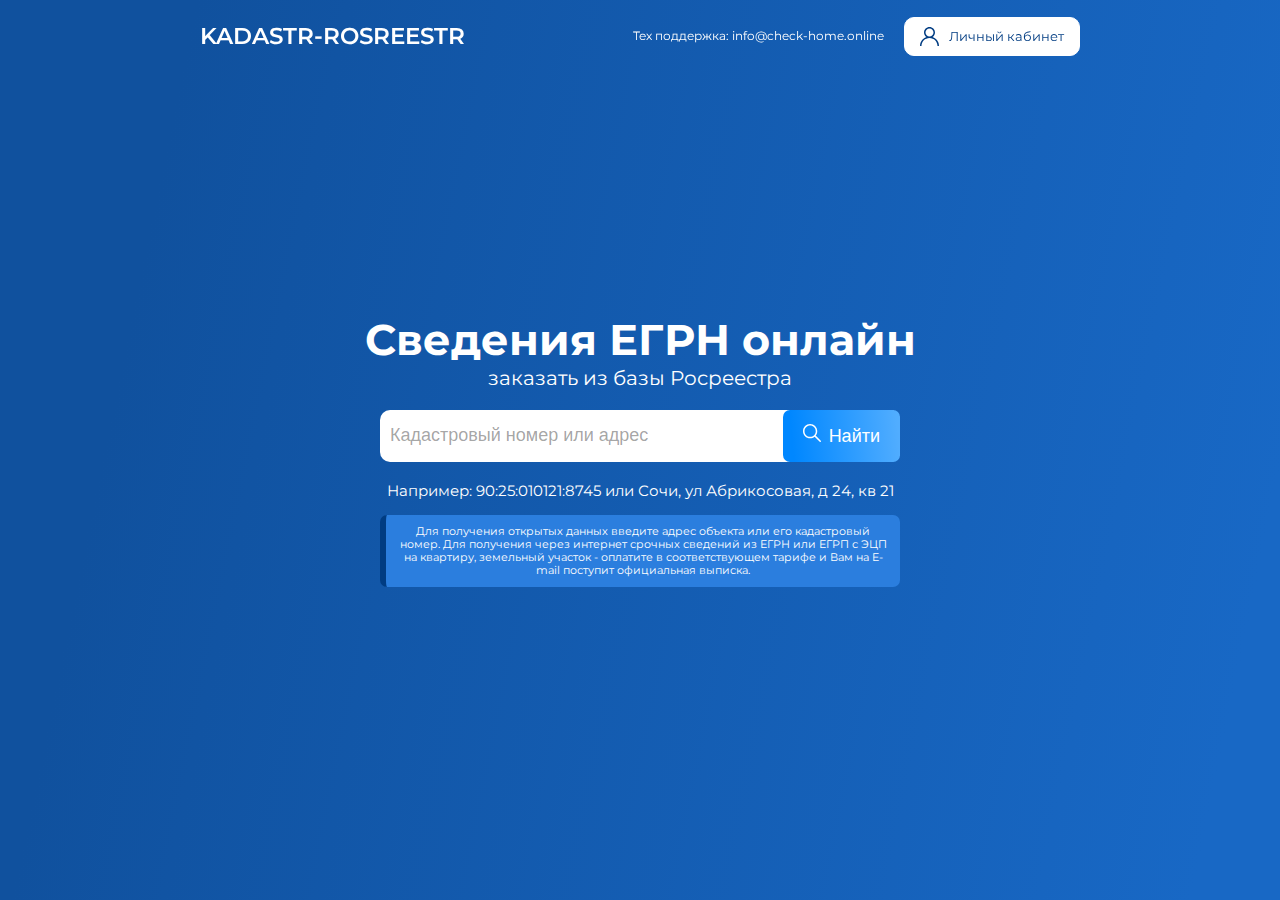
<file: index.html>
<!DOCTYPE html>
<html lang="ru">

<head>
    <meta charset="UTF-8">
    <meta http-equiv="X-UA-Compatible" content="IE=edge">
    <meta name="viewport" content="width=device-width, initial-scale=1.0">
    <title>Сведения из Выписки ЕГРН онлайн</title>
    <meta name="description"
        content="Онлайн сервис предоставления сведений из ЕГРН и проверки недвижимости на риски. Не является официальным сайтом, а лишь упрощает взаимодействие с Росреестром">
    <meta name="keywords" content="">
    <link rel="preconnect" href="https://fonts.googleapis.com">
    <link rel="preconnect" href="https://fonts.gstatic.com" crossorigin>
    <link href="https://fonts.googleapis.com/css2?family=Montserrat:wght@400;500;600;700&display=swap" rel="stylesheet">
    <link rel="stylesheet" href="css/main.css">
    <link rel="stylesheet" media="screen and (max-width: 767px)" href="css/media.css">
</head>

<body class="home-page">
    <!-- HEADER -->
    <header class="header header__blue">
        <div class="container">
            <nav class="nav">
                <div class="btn btn_white burger"> <span></span> </div>
                <a href="/" class="logo">
                    kadastr-rosreestr
                </a>
                <div class="nav__left">
                    <p class="ts">
                        Тех поддержка: <a href="mailto:info@check-home.online">info@check-home.online</a>
                    </p>
                    <a href="#" class="btn btn_white pc open-popup" data-popup="cabinet">
                        <svg width="19" height="19" viewBox="0 0 19 19" fill="none" xmlns="http://www.w3.org/2000/svg">
                            <path
                                d="M16.2175 12.2825C15.1828 11.2478 13.9512 10.4818 12.6075 10.0181C14.0467 9.02689 14.9922 7.36799 14.9922 5.49219C14.9922 2.4638 12.5284 0 9.5 0C6.47162 0 4.00781 2.4638 4.00781 5.49219C4.00781 7.36799 4.95332 9.02689 6.39253 10.0181C5.0488 10.4818 3.81722 11.2478 2.7825 12.2825C0.988186 14.0768 0 16.4625 0 19H1.48438C1.48438 14.5802 5.08016 10.9844 9.5 10.9844C13.9198 10.9844 17.5156 14.5802 17.5156 19H19C19 16.4625 18.0118 14.0768 16.2175 12.2825ZM9.5 9.5C7.2901 9.5 5.49219 7.70213 5.49219 5.49219C5.49219 3.28225 7.2901 1.48438 9.5 1.48438C11.7099 1.48438 13.5078 3.28225 13.5078 5.49219C13.5078 7.70213 11.7099 9.5 9.5 9.5Z"
                                fill="#003C82" />
                        </svg>
                        <span>
                            Личный кабинет
                        </span>
                    </a>
                </div>
                <div class="nav__menu-wr">
                    <button class="nav__close"><span>&#43;</span></button>
                    <ul class="nav__menu">
                        <li><a href="/">На главную</a>
                        </li>
                        <li><a href="#contact_form_pop" class="fancybox-inline">Задать вопрос</a>
                        </li>
                        <li><a href="/faq">Частые вопросы</a>
                        </li>
                        <li><a href="/algoritm">О сервисе</a>
                        </li>
                        <li><a href="/offer">Правовая информация</a>
                        </li>
                        <li><a href="/personal">Личный кабинет</a></li>
                        <li><a href="mailto:info@check-home.online" class="teh__mail">Тех. поддержка:
                                <u>info@check-home.online</u></a></li>
                        <li><a href="/offer"><u>Публичная оферта</u></a></li>
                        <li><a href="/policy"><u>Обработка персональных данных</u></a></li>
                    </ul>
                </div>

            </nav>
        </div>
    </header>
    <main>
        <div class="content-wr blue-bg">
            <div class="container">
                <!-- SEARCH -->
                <div class="search">
                    <h1 class="search__title main-title">Сведения ЕГРН онлайн</h1>
                    <p class="search__decr title-decr">заказать из базы Росреестра</p>
                    <div class="box mx-auto">
                        <!-- FORM -->
                        <form action="#" class="search__form">
                            <div class="input-wr">
                                <input type="search" class="search__input" placeholder="Кадастровый номер или адрес">
                                <button type="submit" class="search__submit">Найти</button>
                            </div>
                        </form>

                        <!-- SEARCH ADDITIONAL INFO -->
                        <div class="search__add-info">
                            <p class="search__example">
                                Например: 90:25:010121:8745 или Сочи, ул Абрикосовая, д 24, кв 21
                            </p>
                            <div class="search__info info">
                                Для получения открытых данных введите адрес объекта или его кадастровый номер. Для
                                получения
                                через интернет срочных сведений из ЕГРН или ЕГРП с ЭЦП на квартиру, земельный участок -
                                оплатите в соответствующем тарифе и Вам на E-mail поступит официальная выписка.
                            </div>
                        </div>

                        <!-- LOADING -->
                        <div class="loading">
                            <div class="loading__box">
                                <div class="loading__box-inner" style="width: 0%;"></div>
                            </div>
                            <div class="loading__percent"><span>0</span>%</div>
                            <div class="loading__text">Секунду...</div>
                        </div>
                    </div>

                    <!-- RESULTS -->
                    <div class="search__results mx-auto">
                        <a href="single.html">90:25:010121:8745 Республика Крым, г Ялта, ул Горького, д 36, кв 27</a>
                        <a href="single.html">90:25:010121:8745 Республика Крым, г Ялта, ул Горького, д 36, кв 27</a>
                    </div>
                </div>
            </div>
        </div>

    </main>
    <!-- POPUP -->
    <div class="popup-overlay">
        <!-- PERSONAL CABINET -->
        <div class="popup popup--cabinet">
            <div class="popup__body">
                <div class="login-block">
                    <form action="" method="post" class="popup__form">
                        <h3>Необходима авторизация</h3>
                        <p>(Сервис проверки недвижимости grosreestr.ru, не является государственным сайтом РФ)</p>
                        <div class="input-wr">
                            <input type="text" name="mail" placeholder="E-mail">
                        </div>
                        <div class="input-wr">
                            <input type="password" name="password" placeholder="Пароль">
                        </div>
                        <div class="input-wr">
                            <input type="submit" value="Войти" class="btn">
                        </div>
                    </form>
                    <p>
                        <a href="/remember">Забыли пароль?</a>
                    </p>
                </div>
            </div>
        </div>
    </div>

    <script src="script/app.js"></script>
</body>

</html>
</file>
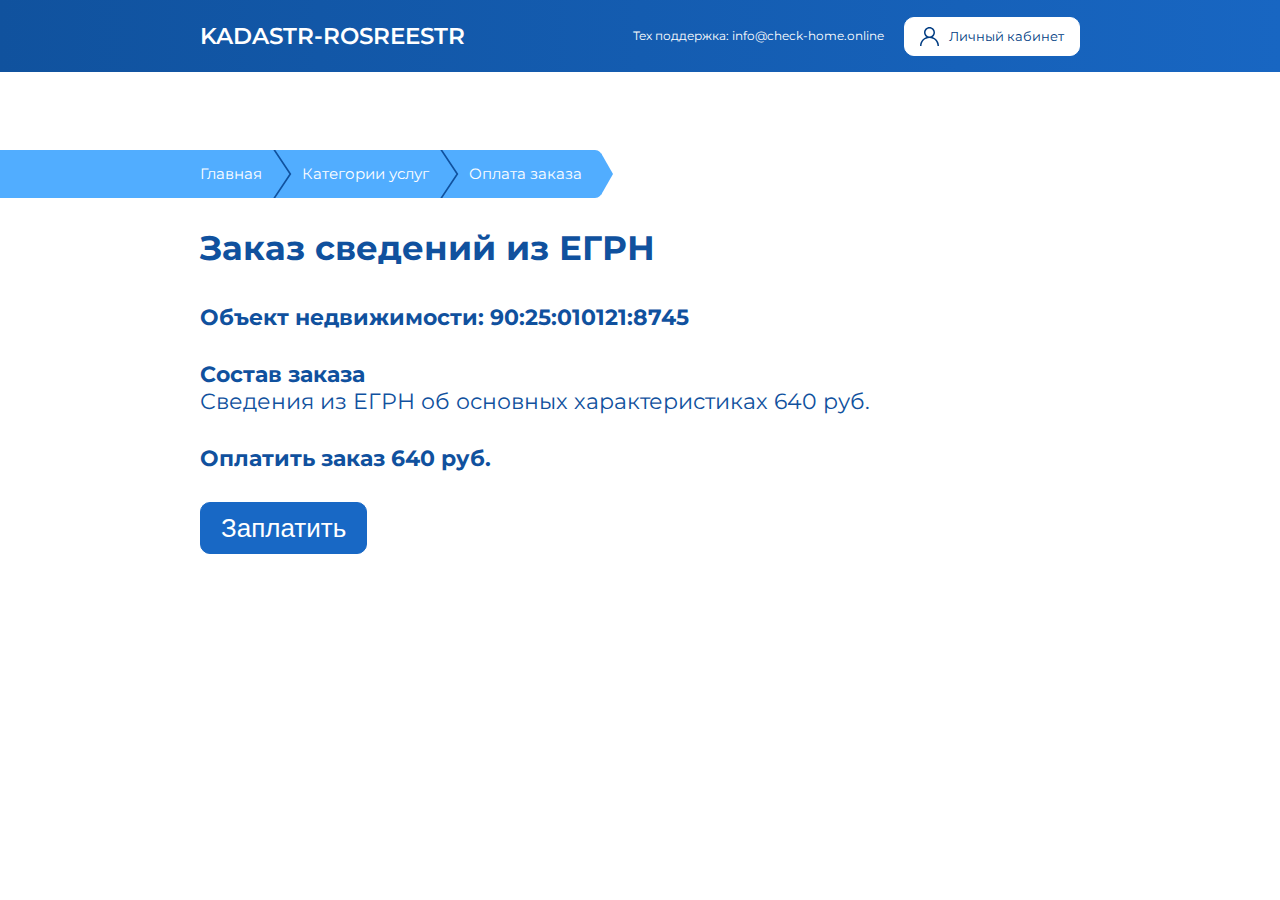
<file: order.html>
<!DOCTYPE html>
<html lang="ru">

<head>
    <meta charset="UTF-8">
    <meta http-equiv="X-UA-Compatible" content="IE=edge">
    <meta name="viewport" content="width=device-width, initial-scale=1.0">
    <title>Сведения из сведения ЕГРН онлайн</title>
    <meta name="description"
        content="Онлайн сервис предоставления сведений из ЕГРН и проверки недвижимости на риски. Не является официальным сайтом, а лишь упрощает взаимодействие с Росреестром">
    <meta name="keywords" content="">
    <link rel="preconnect" href="https://fonts.googleapis.com">
    <link rel="preconnect" href="https://fonts.gstatic.com" crossorigin>
    <link href="https://fonts.googleapis.com/css2?family=Montserrat:wght@400;500;600;700&display=swap" rel="stylesheet">
    <link rel="stylesheet" href="css/main.css">
    <link rel="stylesheet" media="screen and (max-width: 767px)" href="css/media.css">
</head>

<body>
    <div class="single">
        <!-- HEADER -->
        <header class="header header__blue">
            <div class="container">
                <nav class="nav">
                    <div class="btn btn_white burger"> <span></span> </div>
                    <a href="/" class="logo">
                        kadastr-rosreestr
                    </a>
                    <div class="nav__left">
                        <p class="ts">
                            Тех поддержка: <a href="mailto:info@check-home.online">info@check-home.online</a>
                        </p>
                        <a href="#" class="btn btn_white pc open-popup" data-popup="cabinet">
                            <svg width="19" height="19" viewBox="0 0 19 19" fill="none" xmlns="http://www.w3.org/2000/svg">
                                <path
                                    d="M16.2175 12.2825C15.1828 11.2478 13.9512 10.4818 12.6075 10.0181C14.0467 9.02689 14.9922 7.36799 14.9922 5.49219C14.9922 2.4638 12.5284 0 9.5 0C6.47162 0 4.00781 2.4638 4.00781 5.49219C4.00781 7.36799 4.95332 9.02689 6.39253 10.0181C5.0488 10.4818 3.81722 11.2478 2.7825 12.2825C0.988186 14.0768 0 16.4625 0 19H1.48438C1.48438 14.5802 5.08016 10.9844 9.5 10.9844C13.9198 10.9844 17.5156 14.5802 17.5156 19H19C19 16.4625 18.0118 14.0768 16.2175 12.2825ZM9.5 9.5C7.2901 9.5 5.49219 7.70213 5.49219 5.49219C5.49219 3.28225 7.2901 1.48438 9.5 1.48438C11.7099 1.48438 13.5078 3.28225 13.5078 5.49219C13.5078 7.70213 11.7099 9.5 9.5 9.5Z"
                                    fill="#003C82" />
                            </svg>
                            <span>
                                Личный кабинет
                            </span>
                        </a>
                    </div>
                    <div class="nav__menu-wr">
                        <button class="nav__close"><span>&#43;</span></button>
                        <ul class="nav__menu">
                            <li><a href="/">На главную</a>
                            </li>
                            <li><a href="#contact_form_pop" class="fancybox-inline">Задать вопрос</a>
                            </li>
                            <li><a href="/faq">Частые вопросы</a>
                            </li>
                            <li><a href="/algoritm">О сервисе</a>
                            </li>
                            <li><a href="/offer">Правовая информация</a>
                            </li>
                            <li><a href="/personal">Личный кабинет</a></li>
                            <li><a href="mailto:info@check-home.online" class="teh__mail">Тех. поддержка:
                                    <u>info@check-home.online</u></a></li>
                            <li><a href="/offer"><u>Публичная оферта</u></a></li>
                            <li><a href="/policy"><u>Обработка персональных данных</u></a></li>
                        </ul>
                    </div>
                    
                </nav>
            </div>
        </header>
        <main>

            <!-- PAYMENT -->
            <section class="payment">
                <div class="container">
                    <div class="breadcrumbs">
                        <ul class="breadcrumbs__list">
                            <li>
                                <a href="/">
                                    Главная
                                </a>
                            </li>
                            <li><a href="">Категории услуг</a></li>
                            <li><span>Оплата заказа</span></li>
                        </ul>
                    </div>
                    <h2 class="payment__title">Заказ сведений из ЕГРН</h2>
                    <form action="" class="payment__form">
                        <p class="payment__object">
                            <b>Объект недвижимости: 90:25:010121:8745
                            </b>
                        </p>
                        <p>
                            <b> Состав заказа</b>
                            <br>
                            Сведения из ЕГРН об основных характеристиках 640 руб.
                        </p>
                        <p><b>Оплатить заказ 640 руб.</b></p>
                        <button class="payment__btn">Заплатить</button>
                    </form>
                </div>
            </section>

        </main>

        <!-- POPUP -->
        <div class="popup-overlay">
            <!-- PERSONAL CABINET -->
            <div class="popup popup--cabinet">
                <div class="popup__body">
                    <div class="login-block">
                        <form action="" method="post" class="popup__form">
                            <h3>Необходима авторизация</h3>
                            <p>(Сервис проверки недвижимости grosreestr.ru, не является государственным сайтом РФ)</p>
                            <div class="input-wr">
                                <input type="text" name="mail" placeholder="E-mail">
                            </div>
                            <div class="input-wr">
                                <input type="password" name="password" placeholder="Пароль">
                            </div>
                            <div class="input-wr">
                                <input type="submit" value="Войти" class="btn">
                            </div>
                        </form>
                        <p>
                            <a href="/remember">Забыли пароль?</a>
                        </p>
                    </div>
                </div>
            </div>
        </div>

        <script src="script/app.js"></script>
</body>

</html>
</file>
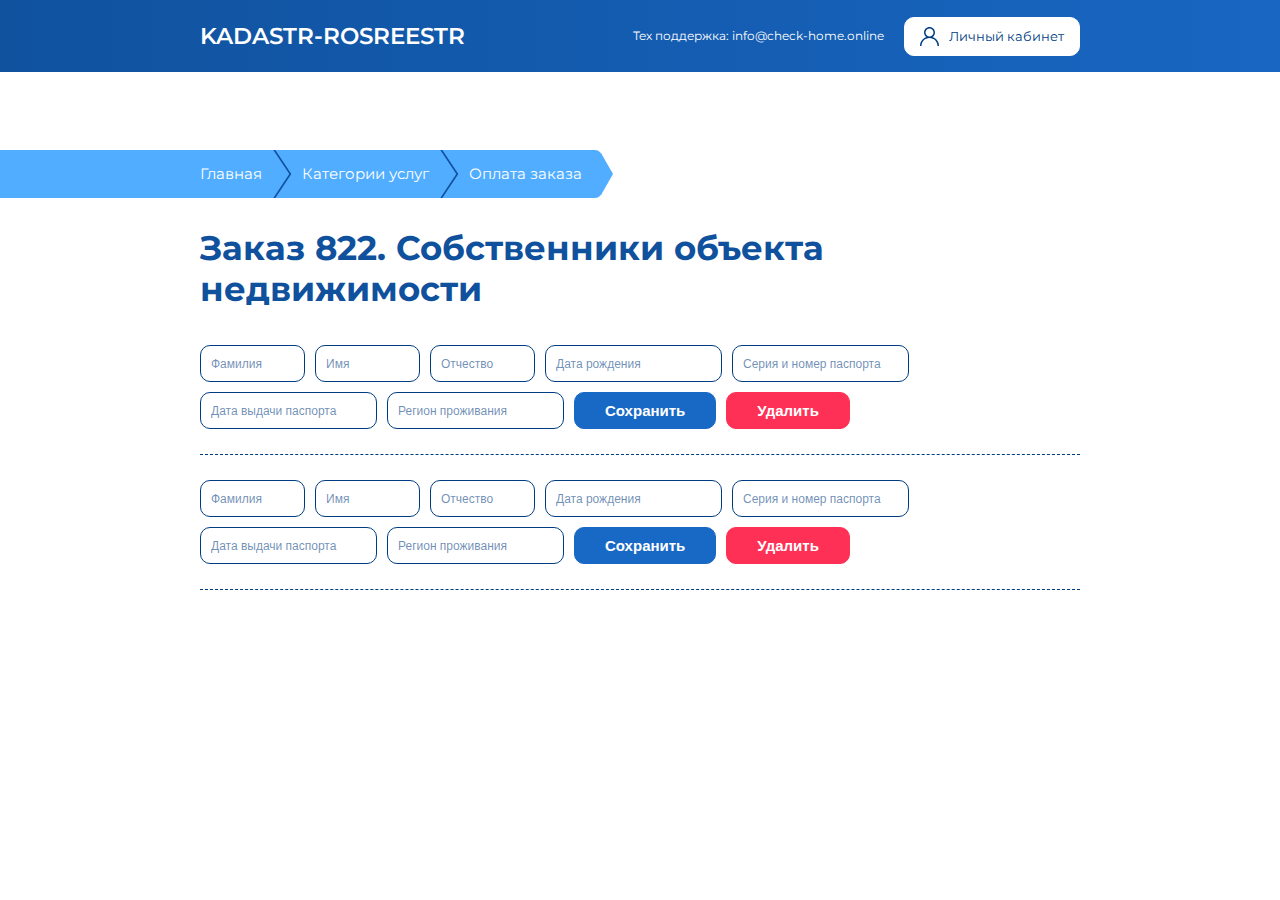
<file: owners.html>
<!DOCTYPE html>
<html lang="ru">

<head>
    <meta charset="UTF-8">
    <meta http-equiv="X-UA-Compatible" content="IE=edge">
    <meta name="viewport" content="width=device-width, initial-scale=1.0">
    <title>Сведения из сведения ЕГРН онлайн</title>
    <meta name="description"
        content="Онлайн сервис предоставления сведений из ЕГРН и проверки недвижимости на риски. Не является официальным сайтом, а лишь упрощает взаимодействие с Росреестром">
    <meta name="keywords" content="">
    <link rel="preconnect" href="https://fonts.googleapis.com">
    <link rel="preconnect" href="https://fonts.gstatic.com" crossorigin>
    <link href="https://fonts.googleapis.com/css2?family=Montserrat:wght@400;500;600;700&display=swap" rel="stylesheet">
    <link rel="stylesheet" href="css/main.css">
    <link rel="stylesheet" media="screen and (max-width: 767px)" href="css/media.css">
</head>

<body>
    <div class="single">
        <!-- HEADER -->
        <header class="header header__blue">
            <div class="container">
                <nav class="nav">
                    <div class="btn btn_white burger"> <span></span> </div>
                    <a href="/" class="logo">
                        kadastr-rosreestr
                    </a>
                    <div class="nav__left">
                        <p class="ts">
                            Тех поддержка: <a href="mailto:info@check-home.online">info@check-home.online</a>
                        </p>
                        <a href="#" class="btn btn_white pc open-popup" data-popup="cabinet">
                            <svg width="19" height="19" viewBox="0 0 19 19" fill="none" xmlns="http://www.w3.org/2000/svg">
                                <path
                                    d="M16.2175 12.2825C15.1828 11.2478 13.9512 10.4818 12.6075 10.0181C14.0467 9.02689 14.9922 7.36799 14.9922 5.49219C14.9922 2.4638 12.5284 0 9.5 0C6.47162 0 4.00781 2.4638 4.00781 5.49219C4.00781 7.36799 4.95332 9.02689 6.39253 10.0181C5.0488 10.4818 3.81722 11.2478 2.7825 12.2825C0.988186 14.0768 0 16.4625 0 19H1.48438C1.48438 14.5802 5.08016 10.9844 9.5 10.9844C13.9198 10.9844 17.5156 14.5802 17.5156 19H19C19 16.4625 18.0118 14.0768 16.2175 12.2825ZM9.5 9.5C7.2901 9.5 5.49219 7.70213 5.49219 5.49219C5.49219 3.28225 7.2901 1.48438 9.5 1.48438C11.7099 1.48438 13.5078 3.28225 13.5078 5.49219C13.5078 7.70213 11.7099 9.5 9.5 9.5Z"
                                    fill="#003C82" />
                            </svg>
                            <span>
                                Личный кабинет
                            </span>
                        </a>
                    </div>
                    <div class="nav__menu-wr">
                        <button class="nav__close"><span>&#43;</span></button>
                        <ul class="nav__menu">
                            <li><a href="/">На главную</a>
                            </li>
                            <li><a href="#contact_form_pop" class="fancybox-inline">Задать вопрос</a>
                            </li>
                            <li><a href="/faq">Частые вопросы</a>
                            </li>
                            <li><a href="/algoritm">О сервисе</a>
                            </li>
                            <li><a href="/offer">Правовая информация</a>
                            </li>
                            <li><a href="/personal">Личный кабинет</a></li>
                            <li><a href="mailto:info@check-home.online" class="teh__mail">Тех. поддержка:
                                    <u>info@check-home.online</u></a></li>
                            <li><a href="/offer"><u>Публичная оферта</u></a></li>
                            <li><a href="/policy"><u>Обработка персональных данных</u></a></li>
                        </ul>
                    </div>
                    
                </nav>
            </div>
        </header>
        <main>

            <!-- OWNERS -->
            <section class="owners">
                <div class="container">
                    <!-- BREADCRUMBS -->
                    <div class="breadcrumbs">
                        <ul class="breadcrumbs__list">
                            <li>
                                <a href="/">
                                    Главная
                                </a>
                            </li>
                            <li><a href="">Категории услуг</a></li>
                            <li><span>Оплата заказа</span></li>
                        </ul>
                    </div>

                    <h2 class="payment__title">Заказ 822. Собственники объекта недвижимости</h2>

                    <form action="" class="owners__form">
                        <input type="text" placeholder="Фамилия" class="input_small">
                        <input type="text" placeholder="Имя" class="input_small">
                        <input type="text" placeholder="Отчество" class="input_small">
                        <input type="text" placeholder="Дата рождения">
                        <input type="text" placeholder="Серия и номер паспорта">
                        <input type="text" placeholder="Дата выдачи паспорта">
                        <input type="text" placeholder="Регион проживания">
                        <div class="form__btns">
                            <button class="btn btn_small">Сохранить</button>
                            <button class="btn btn_small btn_red">Удалить</button>
                        </div>
                    </form>
                    <hr class="hr__forms">

                    <form action="" class="owners__form">
                        <input type="text" placeholder="Фамилия" class="input_small">
                        <input type="text" placeholder="Имя" class="input_small">
                        <input type="text" placeholder="Отчество" class="input_small">
                        <input type="text" placeholder="Дата рождения">
                        <input type="text" placeholder="Серия и номер паспорта">
                        <input type="text" placeholder="Дата выдачи паспорта">
                        <input type="text" placeholder="Регион проживания">
                        <button class="btn btn_small">Сохранить</button>
                        <button class="btn btn_small btn_red">Удалить</button>
                    </form>
                    <hr class="hr__forms">
                </div>
            </section>
        </main>

        <!-- POPUP -->
        <div class="popup-overlay">
            <!-- PERSONAL CABINET -->
            <div class="popup popup--cabinet">
                <div class="popup__body">
                    <div class="login-block">
                        <form action="" method="post" class="popup__form">
                            <h3>Необходима авторизация</h3>
                            <p>(Сервис проверки недвижимости grosreestr.ru, не является государственным сайтом РФ)</p>
                            <div class="input-wr">
                                <input type="text" name="mail" placeholder="E-mail">
                            </div>
                            <div class="input-wr">
                                <input type="password" name="password" placeholder="Пароль">
                            </div>
                            <div class="input-wr">
                                <input type="submit" value="Войти" class="btn">
                            </div>
                        </form>
                        <p>
                            <a href="/remember">Забыли пароль?</a>
                        </p>
                    </div>
                </div>
            </div>
        </div>

        <script src="script/app.js"></script>
</body>

</html>
</file>
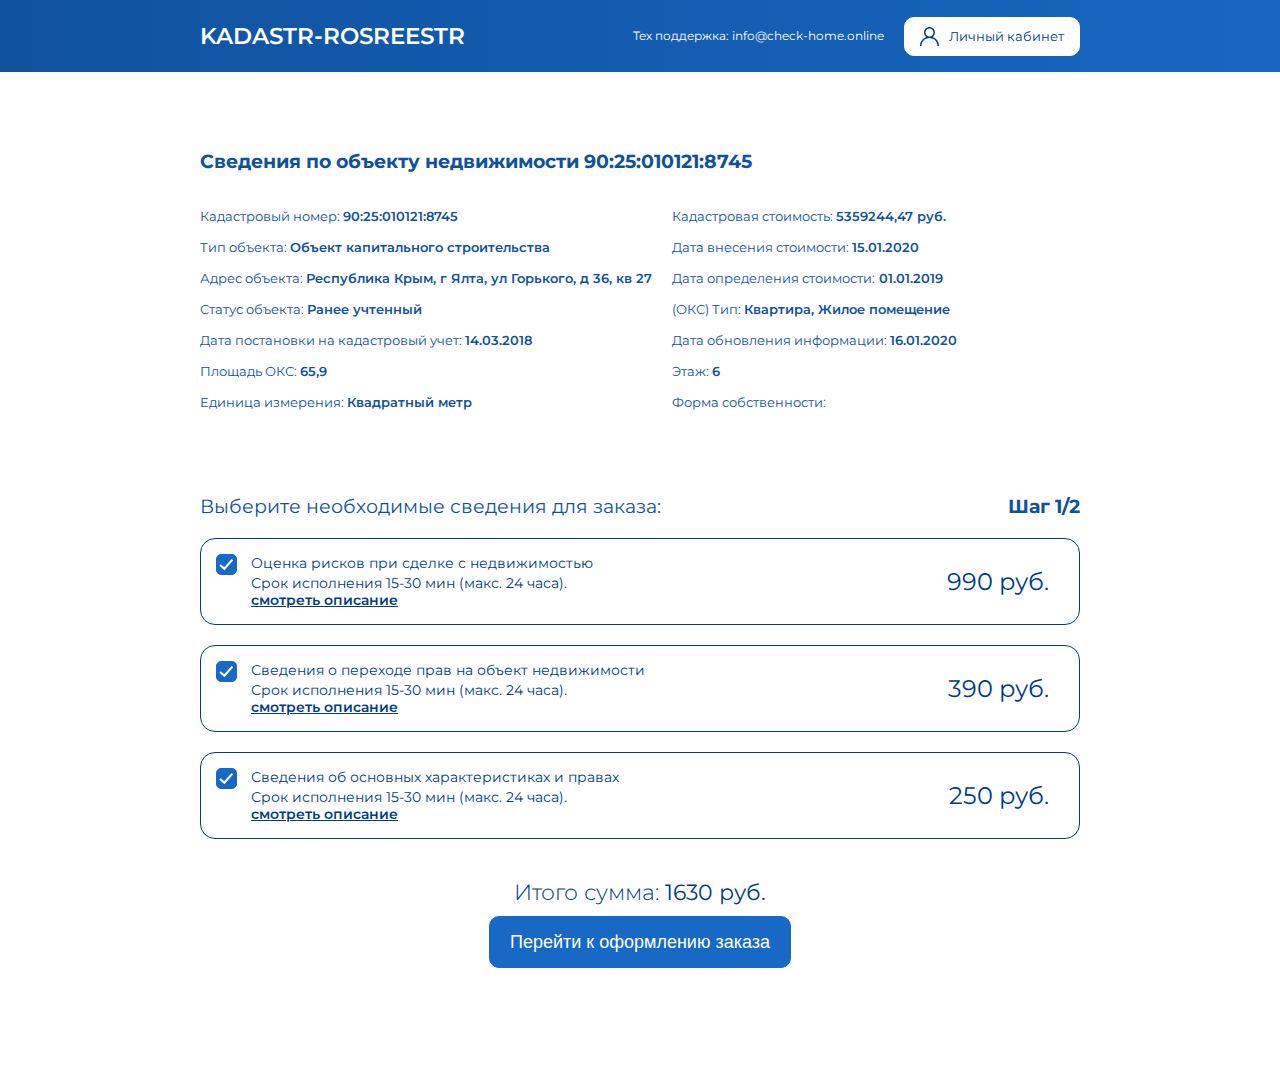
<file: single.html>
<!DOCTYPE html>
<html lang="ru">

<head>
    <meta charset="UTF-8">
    <meta http-equiv="X-UA-Compatible" content="IE=edge">
    <meta name="viewport" content="width=device-width, initial-scale=1.0">
    <title>Сведения из сведения ЕГРН онлайн</title>
    <meta name="description"
        content="Онлайн сервис предоставления сведений из ЕГРН и проверки недвижимости на риски. Не является официальным сайтом, а лишь упрощает взаимодействие с Росреестром">
    <meta name="keywords" content="">
    <link rel="preconnect" href="https://fonts.googleapis.com">
    <link rel="preconnect" href="https://fonts.gstatic.com" crossorigin>
    <link href="https://fonts.googleapis.com/css2?family=Montserrat:wght@400;500;600;700&display=swap" rel="stylesheet">
    <link rel="stylesheet" href="css/main.css">
    <link rel="stylesheet" media="screen and (max-width: 767px)" href="css/media.css">
</head>

<body>
    <div class="single">
        <!-- HEADER -->
        <header class="header header__blue">
            <div class="container">
                <nav class="nav">
                    <div class="btn btn_white burger"> <span></span> </div>
                    <a href="/" class="logo">
                        kadastr-rosreestr
                    </a>
                    <div class="nav__left">
                        <p class="ts">
                            Тех поддержка: <a href="mailto:info@check-home.online">info@check-home.online</a>
                        </p>
                        <a href="#" class="btn btn_white pc open-popup" data-popup="cabinet">
                            <svg width="19" height="19" viewBox="0 0 19 19" fill="none"
                                xmlns="http://www.w3.org/2000/svg">
                                <path
                                    d="M16.2175 12.2825C15.1828 11.2478 13.9512 10.4818 12.6075 10.0181C14.0467 9.02689 14.9922 7.36799 14.9922 5.49219C14.9922 2.4638 12.5284 0 9.5 0C6.47162 0 4.00781 2.4638 4.00781 5.49219C4.00781 7.36799 4.95332 9.02689 6.39253 10.0181C5.0488 10.4818 3.81722 11.2478 2.7825 12.2825C0.988186 14.0768 0 16.4625 0 19H1.48438C1.48438 14.5802 5.08016 10.9844 9.5 10.9844C13.9198 10.9844 17.5156 14.5802 17.5156 19H19C19 16.4625 18.0118 14.0768 16.2175 12.2825ZM9.5 9.5C7.2901 9.5 5.49219 7.70213 5.49219 5.49219C5.49219 3.28225 7.2901 1.48438 9.5 1.48438C11.7099 1.48438 13.5078 3.28225 13.5078 5.49219C13.5078 7.70213 11.7099 9.5 9.5 9.5Z"
                                    fill="#003C82" />
                            </svg>
                            <span>
                                Личный кабинет
                            </span>
                        </a>
                    </div>
                    <div class="nav__menu-wr">
                        <button class="nav__close"><span>&#43;</span></button>
                        <ul class="nav__menu">
                            <li><a href="/">На главную</a>
                            </li>
                            <li><a href="#contact_form_pop" class="fancybox-inline">Задать вопрос</a>
                            </li>
                            <li><a href="/faq">Частые вопросы</a>
                            </li>
                            <li><a href="/algoritm">О сервисе</a>
                            </li>
                            <li><a href="/offer">Правовая информация</a>
                            </li>
                            <li><a href="/personal">Личный кабинет</a></li>
                            <li><a href="mailto:info@check-home.online" class="teh__mail">Тех. поддержка:
                                    <u>info@check-home.online</u></a></li>
                            <li><a href="/offer"><u>Публичная оферта</u></a></li>
                            <li><a href="/policy"><u>Обработка персональных данных</u></a></li>
                        </ul>
                    </div>

                </nav>
            </div>
        </header>
        <main>

            <!-- OBJECT INFO -->
            <section class="object">
                <div class="container">
                    <h3 class="single__title">Сведения по объекту недвижимости 90:25:010121:8745</h3>
                    <div class="object__info">
                        <ul class="object__info-list object__info_left">
                            <li>Кадастровый номер: <b> 90:25:010121:8745 </b></li>
                            <li> Тип объекта: <b> Объект капитального строительства </b></li>
                            <li>Адрес объекта: <b> Республика Крым, г Ялта, ул Горького, д 36, кв 27 </b></li>
                            <li> Статус объекта: <b> Ранее учтенный </b></li>
                            <li>Дата постановки на кадастровый учет: <b> 14.03.2018 </b></li>
                            <li>Площадь ОКС: <b> 65,9 </b></li>
                            <li>Единица измерения: <b> Квадратный метр </b></li>
                        </ul>
                        <ul class="object__info-list object__info_right">
                            <li>Кадастровая стоимость: <b> 5359244,47 руб.
                                </b></li>
                            <li> Дата внесения стоимости: <b> 15.01.2020
                                </b></li>
                            <li>Дата определения стоимости:<b> 01.01.2019
                                </b></li>
                            <li> (ОКС) Тип: <b> Квартира, Жилое помещение </b></li>
                            <li>Дата обновления информации: <b> 16.01.2020
                                </b></li>
                            <li>Этаж: <b> 6
                                </b></li>
                            <li>Форма собственности: <b> </b></li>
                        </ul>
                    </div>
                    <div class="order">
                        <div action="#" class="order__form">
                            <div class="order__step order__step_first">
                                <div class="order__header">
                                    <div class="order__title">Выберите необходимые сведения для заказа: </div>
                                    <div class="order__step-text">Шаг 1/2</div>
                                </div>
                                <div class="order__body">
                                    <div class="checkbox-wr">
                                        <input type="checkbox" name="" id="check_1" class="step__input hidden-checkbox"
                                            checked="true" value="990">
                                        <label for="check_1" class="label label_bordered">
                                            <span class="label__text">
                                                Оценка рисков при сделке с недвижимостью
                                                <br>
                                                Срок исполнения 15-30 мин (макс. 24 часа).
                                                <br>
                                                <a href="#" class="show-descr open-popup" data-popup="risks">смотреть
                                                    описание</a>
                                            </span>
                                            <span class="order__price">990 руб.</span>
                                        </label>
                                    </div>
                                    <div class="checkbox-wr">
                                        <input type="checkbox" name="" id="check_2" class="step__input hidden-checkbox"
                                            checked="true" value="390">
                                        <label for="check_2" class="label label_bordered">
                                            <span class="label__text">
                                                Сведения о переходе прав на объект недвижимости
                                                <br> Срок исполнения 15-30 мин (макс. 24 часа).
                                                <br>
                                                <a href="#" class="show-descr open-popup" data-popup="transfer">смотреть
                                                    описание</a>
                                            </span>
                                            <span class="order__price">390 руб.</span>
                                        </label>
                                    </div>
                                    <div class="checkbox-wr checkbox-wr_warning">
                                        <input type="checkbox" name="" id="check_5" class="step__input hidden-checkbox"
                                            checked="true" value="250">
                                        <label for="check_5" class="label label_bordered">
                                            <span class="label__text">
                                                Сведения об основных характеристиках и правах
                                                <br>
                                                Срок исполнения 15-30 мин (макс. 24 часа).
                                                <br>
                                                <a href="#" class="show-descr open-popup" data-popup="rights">смотреть
                                                    описание</a>
                                            </span>
                                            <span class="order__price">250 руб.</span>
                                        </label>
                                    </div>

                                </div>
                                <div class="order__result">
                                    <div class="order__result-text">Итого сумма: <b> <span class="order__sum"> 22</span>
                                            руб.</b> </div>
                                    <button class="order__result-btn btn order__next-step">Перейти к оформлению
                                        заказа</button>
                                </div>
                            </div>
                            <div class="order__step order__step_second">
                                <div class="order__header">
                                    <div class="order__title">Введите данные для получения заказа: </div>
                                    <div class="order__step-text">Шаг 2/2</div>
                                </div>
                                <div class="order__body">
                                    <input type="email" name="" id="" placeholder="Введите E-mail" class="order__input">
                                    <span class="input__decr">Укажите E-mail адрес, куда поступят сведения </span>
                                    <div class="policy-wr">
                                        <input type="checkbox" name="" id="check_6"
                                            class="hidden-checkbox order__agreement" checked="true">
                                        <label for="check_6" class="label">
                                            <span class="label__text">
                                                Даю согласие на обработку моих данных по <a href="#" class="open-popup"
                                                    data-popup="politics"> Политике обработки персональных
                                                    данных</a> и <a href="#" class="open-popup"
                                                    data-popup="offer">Договору оферте</a> .
                                            </span>
                                        </label>
                                    </div>
                                </div>
                                <div class="order__result">
                                    <div class="order__result-text">Итого сумма: <b> <span class="order__sum">
                                                640</span> руб.</b> </div>
                                    <a href="order.html" class="order__result-btn order__register btn">Оплатить
                                        заказ</a>
                                </div>
                            </div>
                        </div>
                    </div>
                </div>
            </section>
    </div>

    </main>

    <!-- POPUP -->
    <div class="popup-overlay">
        <!-- PERSONAL CABINET -->
        <div class="popup popup--cabinet">
            <div class="popup__body">
                <div class="login-block">
                    <form action="" method="post" class="popup__form">
                        <h3>Необходима авторизация</h3>
                        <p>(Сервис проверки недвижимости grosreestr.ru, не является государственным сайтом РФ)</p>
                        <div class="input-wr">
                            <input type="text" name="mail" placeholder="E-mail">
                        </div>
                        <div class="input-wr">
                            <input type="password" name="password" placeholder="Пароль">
                        </div>
                        <div class="input-wr">
                            <input type="submit" value="Войти" class="btn">
                        </div>
                    </form>
                    <p>
                        <a href="/remember">Забыли пароль?</a>
                    </p>
                </div>
            </div>
        </div>
        <!-- RISKS -->
        <div class="popup popup--risks">
            <div class="popup__body popup__body--flex">
                <div class="popup__left">
                    <h3 class="popup__title">Оценка рисков при сделке с недвижимостью</h3>
                    <hr class="hr_title">
                    <p>
                        Отчет-заключение о безопасности сделки на основе сведений из Росреестра и результатов проверки
                        собственников по базам РФ.
                    </p>
                    <ul class="need-list">
                        <li>• Актуальность паспортных данных собственника
                        </li>
                        <li>• Проверка физлица на задолжности, судимости, судебные разбирательства, розыски
                        </li>
                        <li>• Проверка необходимости выплат налогов за недвижимость (которые перейдут к новому
                            владельцу)
                        </li>
                        <li>• Проверка долгов за коммунальные услуги
                        </li>
                        <li>• Проверка наследников, наложенных арестов и залогов на объект недвижимости (которых может
                            не быть в Росреестре)
                        </li>
                        <li>• Итоговое заключение эксперта о рисках по сделке
                        </li>
                    </ul>
                    <p>
                        Отчет содержит актуальные сведения об объекте недвижимости из Росреестра, однако не является
                        документом отчетности в государственных ведомствах или банках. Для доказательства прав на объект
                        недвижимости и достоверности заявленных сведений при сделке в гос. органах или банках
                        дополнительно закажите выписки из Росреестра.
                    </p>
                    <p>
                        <b> Сроки получения: 30-60 минут (макс. 24 часа)</b>
                    </p>
                    <p>
                        <b> Печать: электронная цифровая подпись</b>
                    </p>
                    <hr class="hr_price">
                    <div class="popup__footer">
                        <div class="popup__price">Стоимость: 990 руб.</div>
                        <button>Добавить к заказу</button>
                        <a href="#" class="popup__link pdf-opener open-popup" data-popup="pdf" data-pdf="pdf--risks"
                            data-pdf-link="docs/risks.pdf" data-pdf-price="990">Посмотреть образец</a>
                    </div>
                </div>
                <div class="popup__right">
                    <img src="icons/shield.svg" alt="" class="popup__icon">
                    <p>Чем больше информации об объекте недвижимости, тем безопасней сделка.</p>
                    <p><b>Почему мы?</b></p>
                    <ul class="why-list">
                        <li>90% выписок оформляется в течение двух часов
                        </li>
                        <li>Справки заверены ЭЦП и имеют полную юр. силу
                        </li>
                        <li>Возврат средств при отсутствии справки
                        </li>
                        <li>Присылаем PDF-файл на почту и в смс
                        </li>
                        <li>Скидки на второй и следующие заказы</li>
                    </ul>
                </div>

            </div>
        </div>
        <!-- TRANSFER -->
        <div class="popup popup--transfer">
            <div class="popup__body popup__body--flex">
                <div class="popup__left">
                    <h3 class="popup__title">Сведения о переходе прав на объект недвижимости</h3>
                    <hr class="hr_title">
                    <p>
                        История правообладателей. Для полноты сведений рекомендуется заказывать вместе с «сведениями об
                        основных характеристиках и правах». </p>
                    <ul class="need-list">
                        <li> • ФИО действующих собственников </li>
                        <li> • ФИО всех прошлых правообладателей </li>
                        <li> • Названия документов на основании которых переходило право собственности </li>
                        <li> • Даты регистрации прав </li>
                        <li> • Проверка наследников, наложенных арестов и залогов на объект недвижимости (которых может
                            не быть в Росреестре) </li>
                        <li> • Виды прав и доли </li>

                    </ul>
                    <p>
                        Отчет содержит актуальные сведения об объекте недвижимости из Росреестра, однако не является
                        документом отчетности в государственных ведомствах или банках. Для доказательства прав на объект
                        недвижимости и достоверности заявленных сведений при сделке в гос. органах или банках
                        дополнительно закажите выписки из Росреестра. </p>
                    <p>
                        <b> Сроки получения: 30-60 минут (макс. 24 часа)</b>
                    </p>
                    <p>
                        <b> Печать: электронная цифровая подпись</b>
                    </p>
                    <hr class="hr_price">
                    <div class="popup__footer">
                        <div class="popup__price">Стоимость: 390 руб.</div>
                        <button>Добавить к заказу</button>
                        <a href="#" class="popup__link pdf-opener open-popup" data-popup="pdf" data-pdf="pdf--transfer"
                            data-pdf-link="docs/transfer.pdf" data-pdf-price="390">Посмотреть образец</a>
                    </div>
                </div>
                <div class="popup__right">
                    <img src="icons/shield.svg" alt="" class="popup__icon">
                    <p>Чем больше информации об объекте недвижимости, тем безопасней сделка.</p>
                    <p><b>Почему мы?</b></p>
                    <ul class="why-list">
                        <li>90% выписок оформляется в течение двух часов
                        </li>
                        <li>Справки заверены ЭЦП и имеют полную юр. силу
                        </li>
                        <li>Возврат средств при отсутствии справки
                        </li>
                        <li>Присылаем PDF-файл на почту и в смс
                        </li>
                        <li>Скидки на второй и следующие заказы</li>
                    </ul>
                </div>
            </div>
        </div>
        <!-- RIGHTS -->
        <div class="popup popup--rights">
            <div class="popup__body popup__body--flex">
                <div class="popup__left">
                    <h3 class="popup__title">Сведения об основных характеристиках и правах </h3>
                    <hr class="hr_title">
                    <p>
                        Полная техническая информация об объекте: план, координаты контрольных точек, кад. объекты
                        образующие объект, список ДДУ. </p>
                    <ul class="need-list">
                        <li> • План квартиры, коммерческого помещения, земельного участка или схема расположения
                            машино-мест </li>
                        <li> • Кадастровые номера объектов недвижимости, из которых образован объект, или объектов,
                            образованных из него. Например, комната как отдельный объект недвижимости может быть
                            выделена из квартиры </li>
                        <li> • Координаты контрольных точек (для земельного участка) </li>
                        <li> • Запись о невозможности отчуждения недвижимости без личного участия собственника </li>
                        <li> • Сведения о наличии возражений в отношении зарегистрированного права и правопритязаний
                        </li>
                        <li> • Ф.И.О. должностного лица, который провел кадастровые работы, на основании которых объект
                            был поставлен на кадастровый учет </li>
                        <li> • Сведения о включении недвижимости в реестр объектов культурного наследия </li>
                        <li> • Список зарегистрированных ДДУ </li>

                    </ul>
                    <p>
                        <b> Сроки получения: 30-60 минут (макс. 24 часа)</b>
                    </p>
                    <p>
                        <b> Печать: электронная цифровая подпись</b>
                    </p>
                    <hr class="hr_price">
                    <div class="popup__footer">
                        <div class="popup__price">Стоимость: 250 руб.</div>
                        <button>Добавить к заказу</button>
                        <a href="#" class="popup__link pdf-opener open-popup" data-popup="pdf" data-pdf="pdf--rights"
                        data-pdf-link="docs/rights.pdf" data-pdf-price="250">Посмотреть образец</a>
                    </div>
                </div>
                <div class="popup__right">
                    <img src="icons/shield.svg" alt="" class="popup__icon">
                    <p>Чем больше информации об объекте недвижимости, тем безопасней сделка.</p>
                    <p><b>Почему мы?</b></p>
                    <ul class="why-list">
                        <li>90% выписок оформляется в течение двух часов
                        </li>
                        <li>Справки заверены ЭЦП и имеют полную юр. силу
                        </li>
                        <li>Возврат средств при отсутствии справки
                        </li>
                        <li>Присылаем PDF-файл на почту и в смс
                        </li>
                        <li>Скидки на второй и следующие заказы</li>
                    </ul>
                </div>
            </div>
        </div>

        <!-- PDF -->
        <div class="popup popup--pdf">
            <div class="popup__body">
                <object class="popup__object" data="" type="application/pdf" width="100%" height="100%">
                    PDF-файл: <a href="" class="popup__object-link"></a>
                </object>
                <button class="popup__order-pdf">Заказать за &nbsp;  <span class="popup__order-pdf__price"> 490</span>&nbsp;  руб</button>
            </div>
        </div>

        <!-- POLITICS -->
        <div class="popup popup--politics">
            <div class="popup__body">
                <p><strong>ПОЛЬЗОВАТЕЛЬСКОЕ СОГЛАШЕНИЕ</strong></p>
                <p>&nbsp;</p>
                <p>&laquo;14&raquo; марта 2019</p>
                <p>&nbsp;</p>
                <p>ПЕРЕД НАЧАЛОМ ИСПОЛЬЗОВАНИЯ САЙТА ПРОСИМ ВАС ВНИМАТЕЛЬНО ОЗНАКОМИТЬСЯ С НАСТОЯЩИМ ДОКУМЕНТОМ.
                    ИСПОЛЬЗОВАНИЕ САЙТА РАЗРЕШАЕТСЯ ТОЛЬКО ПРИ СОБЛЮДЕНИИ УСЛОВИЙ ДАННОГО СОГЛАШЕНИЯ. ПРИНИМАЯ НАСТОЯЩЕЕ
                    СОГЛАШЕНИЕ, ВЫ БЕРЕТЕ НА СЕБЯ ОБЯЗАТЕЛЬСТВО СОБЛЮДАТЬ СОГЛАШЕНИЕ, ПРИВЕДЕННОЕ НИЖЕ.</p>
                <p><strong>&nbsp;</strong></p>
                <p><strong>1.ОБЩИЕ ПОЛОЖЕНИЯ</strong>&nbsp;</p>
                <p>1.1. Пользовательское соглашение (далее &ndash; Соглашение/настоящее Соглашение)&nbsp;адресуется
                    сервисом &laquo;grosreestr&raquo;, в дальнейшем именуемый &laquo;Администрация Сайта&raquo;,&nbsp;и
                    адресует любому лицу, использующему сайт, размещенный в сети интернет по адресу:&nbsp;<a
                        href="https://kadastr-rosreestr.ru">https://kadastr-rosreestr.ru</a> (далее &ndash; Сайт), в
                    дальнейшем именуемому &laquo;Пользователь&raquo;, с предложением заключить договор на изложенных
                    ниже условиях.</p>
                <p>1.2. В соответствии с пунктом 2 статьи 437 Гражданского кодекса РФ настоящее Соглашение признается
                    офертой (публичной офертой). В соответствии со статьей 438 Гражданского кодекса РФ принятием условий
                    настоящего Соглашения считается совершение действий, изложенных в Соглашении. Договор, заключаемый
                    путем акцепта настоящей оферты, не требует двустороннего подписания и действителен в электронном
                    виде.</p>
                <p>1.3. Пользователь не вправе заключить настоящее Соглашение, если не достиг возраста, достаточного для
                    его заключения, согласно действующему законодательству.</p>
                <p>&nbsp;</p>
                <ol start="2">
                    <li><strong> ТЕРМИНЫ И ОПРЕДЕЛЕНИЯ&nbsp;</strong></li>
                </ol>
                <p>Приведенные в настоящем разделе термины, используемые в настоящем Соглашении, если не оговорено иное,
                    будут иметь следующие значения:</p>
                <p>2.1.&nbsp;<strong>Администрация Сайта&nbsp;</strong>&ndash; сервис &laquo;grosreestr&raquo;,
                    обладающий всеми правами в отношении Сайта.</p>
                <p>2.2.&nbsp;<strong>Сайт</strong>&nbsp;&ndash; совокупность программ для электронных вычислительных
                    машин и иной информации, содержащейся в информационной системе, доступ к которой обеспечивается
                    посредством информационно-телекоммуникационной сети интернет и расположенной по адресу:
                    https://kadastr-rosreestr.ru.</p>
                <p>2.3.&nbsp;<strong>Оферта</strong>&nbsp;&ndash; предложение любому лицу заключить договор на условиях,
                    исчерпывающим образом изложенных в настоящем Соглашении.</p>
                <p>2.4.&nbsp;&nbsp;<strong>Акцепт</strong>&nbsp;&ndash; полное и безоговорочное согласие лица заключить
                    договор на условиях, изложенных в настоящем Соглашении. Для целей настоящего Соглашения акцептом
                    признается проставление Пользователем отметки в поле о его согласии с условиями настоящего
                    Соглашения.</p>
                <p>2.5.&nbsp;&nbsp;<strong>Личный кабинет&nbsp;</strong>&ndash; индивидуальный раздел Сайта, доступ к
                    которому осуществляется Пользователем посредством введения известных только ему логина и пароля его
                    учетной записи.</p>
                <p>2.6.&nbsp;&nbsp;<strong>Учетная запись</strong>&nbsp;&ndash; совокупность данных о Пользователе,
                    используемые для его идентификации и содержащая сведения о Пользователе.</p>
                <p>2.7.&nbsp;&nbsp;<strong>Контент</strong>&nbsp;&ndash; любые текстовые, графические, аудио, видео, и
                    иные материалы, размещенные на Сайте.</p>
                <p><strong>&nbsp;</strong></p>
                <ol start="3">
                    <li><strong> ПРЕДМЕТ СОГЛАШЕНИЯ</strong></li>
                </ol>
                <p>3.1. Администрация Сайта предоставляет Пользователю простую (неисключительную) лицензию на
                    использование Сайта и размещенного на Сайте контента, на условиях, изложенных в настоящем
                    Соглашении.</p>
                <p>3.2. Администрация Сайта подтверждает, что обладает всеми исключительными правами в отношении Сайта.
                </p>
                <p>3.3. Пользователь подтверждает, что, совершая акцепт, он ознакомился с условиями настоящего
                    Соглашения и условия Соглашения ему понятны.</p>
                <p>3.4. Текст настоящего Соглашения размещен на Сайте. Администрация Сайта вправе в любой момент
                    изменить настоящее Соглашение. Условия Соглашения не могут быть изменены, кроме как посредством
                    опубликования изменённого документа на Сайте.&nbsp;&nbsp;&nbsp;&nbsp;&nbsp;&nbsp;&nbsp;</p>
                <p><strong>&nbsp;</strong></p>
                <ol start="4">
                    <li><strong> РЕГИСТРАЦИЯ УЧЕТНОЙ ЗАПИСИ&nbsp;</strong></li>
                </ol>
                <p>4.1. Для того чтобы получить доступ к дополнительным возможностям Сайта, Посетителю Сайта необходимо
                    пройти бесплатную процедуру регистрации учетной записи.</p>
                <p>4.2. Для регистрации учетной записи Пользователь обязан указать свои достоверные, полные и актуальные
                    данные, а также указать логин и пароль, в соответствующих полях формы, размещенной на Сайте.</p>
                <p>4.3. Администрация Сайта оставляет за собой право устанавливать процедуру подтверждения регистрации
                    учетной записи, а также вводить требования к логину и паролю Пользователя в целях обеспечения
                    безопасности учетной записи.</p>
                <p>4.4. Пользователь несет персональную ответственность за безопасность и устойчивость к взлому третьими
                    лицами выбранного Пользователем пароля, а также самостоятельно обеспечивает его конфиденциальность.
                    Пользователь обязуется не сообщать третьим лицам логин и пароль, указанные при регистрации.</p>
                <p>4.5. Пользователь подтверждает, что, любые действия, совершенные под его учетной записью (включая,
                    без ограничений, нажатие кнопок подтверждения согласия с любыми соглашениями и правилами) будут
                    расцениваться как санкционированные самим Пользователем, если не доказано обратное.</p>
                <p>4.6. Администрация Сайта оставляет вправе проверять предоставленные Пользователем данные на
                    соответствие пункту 4.2. настоящего Соглашения. В случае если Администрация Сайта посчитает
                    предоставляемые Пользователем данные не соответствующими пункту 4.2. настоящего Соглашения,
                    Администрация Сайта оставляет за собой право не предоставлять Пользователю доступ в личный кабинет и
                    (или) заблокировать доступ к личному кабинету.</p>
                <p>4.7. Юридические лица и индивидуальные предприниматели могут зарегистрировать свою учетную запись для
                    доступа к дополнительным возможностям Сайта. Лицо, осуществляющее действия по внесению данных о
                    юридическом лице или индивидуальном предпринимателей для регистрации учетной записи, гарантирует,
                    что имеет право действовать от имени такого юридического лица или индивидуального предпринимателя,
                    на основании документов, оформленных в установленном законодательством порядке, которые подтверждают
                    его полномочия.</p>
                <p>4.8. Лицо, выполняющее действия по регистрации учетной записи юридического лица или индивидуального
                    предпринимателя, гарантирует, что использует Сайт для целей деятельности представляемого им лица.
                </p>
                <p>4.9. Администрация Сайта оставляет за собой право потребовать от зарегистрированного юридического
                    лица или индивидуального предпринимателя подтверждения данных, указанных при регистрации учетной
                    записи, в томчисле документы, подтверждающие полномочия, на основании которых лицо, вносившее данные
                    о юридическом лице или индивидуальном предпринимателе, действует от имени такого юридического лица
                    или индивидуального предпринимателя, установив срок для предоставления запрашиваемых документов.</p>
                <p><strong>&nbsp;</strong></p>
                <ol start="5">
                    <li><strong> ПРАВА И ОБЯЗАННОСТИ</strong></li>
                </ol>
                <p><strong>5.1. Пользователь вправе:</strong></p>
                <p>5.1.1.&nbsp;Круглосуточно получать доступ к Сайту, за исключением времени проведения профилактических
                    работ.</p>
                <p>5.1.2. Использовать Сайт в определенных настоящим соглашением пределах.</p>
                <p><strong>5.2. Пользователь обязуется:</strong></p>
                <p>5.2.1. Соблюдать условия настоящего Соглашения.</p>
                <p>5.2.2. Не распространять какое-либо вредоносное программное обеспечение, которое повреждает,
                    препятствует, перехватывает, экспроприирует, иным образом нарушает целостность программных или
                    аппаратных систем, связанных с настоящим Сайтом, а также или личной информации других Пользователей.
                </p>
                <p>5.2.3. При регистрации учетной записи на Сайте предоставлять информацию о себе, а также поддерживать
                    ее в актуальном состоянии. Пользователь подтверждает, что предоставляемая им информация
                    соответствует пункту 4.2. настоящего Соглашения.</p>
                <p>5.2.4. Не копировать, не воспроизводить, повторно не публиковать, не совершать сделок с контентом
                    Сайта, а также не использовать Сайт для участия в деятельности аналогичной деятельности
                    Администрации Сайта.</p>
                <p>5.2.5. Выполнять иные обязанности, предусмотренные настоящим Соглашением, а также соблюдать все
                    действующие законы и иные нормативные правовые акты при использовании Сайта.</p>
                <p>&nbsp;</p>
                <p><strong>5.3. Администрация Сайта вправе:</strong></p>
                <p>5.3.1. Приостановить доступ или удалить учетную запись Пользователя, а также наложить иные
                    ограничения на использование Сайта, если Администрация Сайта будет иметь разумные основания
                    полагать, что Пользователь&nbsp;нарушает условия настоящего Соглашения.</p>
                <p>5.3.2. Устанавливать ограничения в использовании Сайта для некоторых категорий Пользователей, что
                    зависит в частности, но не ограничиваясь, от территории нахождения Пользователя, языка, на котором
                    предоставляется Сайт.</p>
                <p>5.3.3. Расторгнуть настоящее Соглашение с Пользователем и отказаться от его исполнения в случае
                    невыполнения Пользователем условий настоящего Соглашения.</p>
                <p>5.3.4. В любой момент изменить текст настоящего Соглашения в одностороннем порядке.&nbsp;</p>
                <p><strong>5.4. Администрация Сайта обязуется:</strong></p>
                <p>5.4.1. Круглосуточно обеспечивать доступность&nbsp;Сайта, за исключением времени проведения
                    профилактических работ.</p>
                <p>5.4.2. Не осуществлять любых действий, которые могут привести к невозможности использования Сайта
                    Пользователем.</p>
                <p><strong>&nbsp;</strong></p>
                <ol start="6">
                    <li><strong> УСЛОВИЯ ИСПОЛЬЗОВАНИЯ САЙТА</strong></li>
                </ol>
                <p>6.1. Администрация Сайта&nbsp;предоставляет Пользователю личную, действующую во всем мире,
                    безвозмездную, неисключительную, ограниченную и не подлежащую переуступке лицензию на использование
                    Сайта на условиях, изложенных в настоящем Соглашении.</p>
                <p>6.2. Администрация Сайта предоставляет Пользователю право использования Сайта исключительно в целях,
                    не противоречащих действующему законодательству. Если настоящим Соглашением не оговорено иное,
                    Пользователь не имеет права:&nbsp;собирать, копировать, распространять, демонстрировать,
                    видоизменять, использовать автоматические устройства, программы, алгоритмы, выполняющие функции в
                    области получения доступа или копирования любой части Сайта, загружать любую часть Сайта, за
                    исключением кратковременной загрузки (кэширования) для целей использования Сайта.</p>
                <p>6.3.&nbsp;При расторжении настоящего Соглашения немедленно прекращается действие всех лицензий и прав
                    на использование Сайта. Расторжение Соглашения не влияет на обязательства Пользователя, налагаемые
                    условиями настоящего Соглашения, перед Администрацией Сайта, которые в разумных пределах должны
                    сохраняться и после расторжения Соглашения.</p>
                <p>6.4. В случае заказа Заказчиком услуги &laquo;экспертной оценки рисков&raquo;, заказчик
                    самостоятельно запрашивает и предоставляет сервису указанные персональные данные.&nbsp; Заказчик
                    самостоятельно запрашивает и получает у&nbsp;собственников объекта недвижимости разрешение на
                    использование и&nbsp;передачу их персональных данных сервису. Цели обработки персональных данных
                    собственников объекта недвижимости перечислены в пункте 5.2 договора. Перечень действий с
                    персональными данными собственников объекта недвижимости перечислены в пункте 6.3. договора.</p>
                <p><strong>&nbsp;</strong></p>
                <ol start="7">
                    <li><strong> ОТВЕТСТВЕННОСТЬ</strong></li>
                </ol>
                <p>7.1. Администрация Сайта прилагает все возможные усилия для обеспечения работоспособности Сайта,
                    однако не гарантирует его постоянную доступность, бесперебойное и своевременное предоставление,
                    безопасность, точность, отсутствие ошибок в работе Сайта. Единственно доступной возможностью
                    Пользователя в связи с указанными выше проблемами является немедленное прекращение использования
                    Сайта.</p>
                <p>7.2. Использование Сайта предоставляется Пользователю &ldquo;как есть&rdquo; и осуществляется на его
                    собственный риск и без каких-либо гарантий со стороны Администрации Сайта, будь то прямые или
                    подразумеваемые гарантии, включая, без ограничения, гарантии или условия обеспечения качества,
                    рабочих характеристик, коммерческой пригодности, или пригодности к использованию Сайта в иных целях.
                    Администрация Сайта несет ответственность за виновное неисполнение или ненадлежащее исполнение своих
                    обязательств.</p>
                <p>7.3. Администрация Сайта не несет никакой ответственности, будь то договорная ответственность или
                    ответственность из причинения вреда, вне зависимости от того, была ли Администрация Сайта оповещена
                    о возможности наступления указанных нарушений или ущерба, связанного или являющегося следствием
                    использования Сайта Пользователем, в том числе, не ограничиваясь, за ущерб, наступивший в
                    результате:</p>
                <p>7.3.1. Загрузки Пользователем или иного получения данных через Сайт. Никакие рекомендации, полученные
                    Пользователем в устной или письменной форме от Администрации Сайта, не создают&nbsp;никаких
                    гарантий;</p>
                <p>7.3.2. Разглашения третьим лицам информации, содержащейся в учетной записи Пользователя,
                    произошедшего не по вине Администрации Сайта;&nbsp; &nbsp; &nbsp;</p>
                <p>7.3.3. Проведения Администрацией Сайта профилактических работ на Сайте с одновременным прекращением
                    использования Сайта Пользователем;</p>
                <p>7.3.4. Наступления обстоятельств, предусмотренных разделом 8 настоящего Соглашения;</p>
                <p>7.3.5. Действий (бездействий) других Пользователей.</p>
                <p>7.4. Пользователь несет ответственность за неисполнение или ненадлежащее исполнение своих
                    обязательств. Если любое лицо предъявит к Администрации Сайта иск, являющийся следствием нарушения
                    Пользователем настоящего Соглашения и (или) прав такого лица, включая нарушение исключительных прав,
                    то Пользователь обязан вступить в судебный процесс в качестве третьего лица, предоставить
                    соответствующее возмещение и оградить Администрацию Сайта от возмещения ущерба такому третьему лицу.
                </p>
                <p><strong>&nbsp;</strong></p>
                <ol start="8">
                    <li><strong> ФОРС-МАЖОР</strong></li>
                </ol>
                <p>8.1. Если мы не сможем предоставлять использование Сайта вследствие наступления форс-мажорных
                    обстоятельств, по условиям данного Соглашения это не следует рассматривать как нарушение нами
                    обязательств по отношению к Пользователю.</p>
                <p>8.2. К форс-мажорным обстоятельствам, прямо или косвенно влияющим на выполнение Администрацией Сайта
                    настоящего Соглашения относятся стихийные бедствия, воздействия сил или причин за пределами Нашего
                    разумного контроля, включая, но не ограничиваясь: отключение интернета, компьютеров,
                    телекоммуникаций или любых других отказов оборудования, отключения электропитания, действия органов
                    государственной власти, в том числе решения отечественных или зарубежных судов или трибуналов или
                    неисполнение обязательств третьими лицами.</p>
                <p><strong>&nbsp;</strong></p>
                <ol start="9">
                    <li><strong> ПРЕТЕНЗИИ И ИЗВЕЩЕНИЯ</strong></li>
                </ol>
                <p>9.1. В случае возникновения споров между Администрацией Сайта и Пользователем, вытекающих из
                    настоящего Соглашения, претензионный порядок их урегулирования является обязательным.</p>
                <p>9.2. Пользователь вправе направить письменную мотивированную претензию в адрес Администрации Сайта,
                    если считает, что Администрация Сайта нарушает условия настоящего Соглашения. Претензии, не
                    позволяющие идентифицировать Пользователя, не рассматриваются Администрацией Сайта.</p>
                <p>9.3. Администрация Сайта вправе направить письменную мотивированную претензию в адрес Пользователя,
                    который по мнению Администрации Сайта нарушает условия настоящего Соглашения.</p>
                <p>9.4. Срок для рассмотрения претензии составляет 30 (тридцать) дней со дня ее получения адресатом.</p>
                <p>9.5. В случае недостижения разрешения спора, вытекающего из настоящего Соглашения в претензионном
                    порядке, спор подлежит рассмотрению в суде по месту нахождения Администрации Сайта.</p>
                <p><strong>&nbsp;</strong></p>
                <ol start="10">
                    <li><strong> КОНФИДЕНЦИАЛЬНОСТЬ И БЕЗОПАСНОСТЬ</strong></li>
                </ol>
                <p>10.1. Администрация Сайта ответственно относится к сохранению неприкосновенности частной жизни и
                    конфиденциальной информации. Администрация Сайта хранит и обрабатывает предоставленную Пользователем
                    информацию, строго придерживаясь Политики конфиденциальности, размещенной на Сайте, в соответствии с
                    требованиями федерально закона &laquo;О персональных данных&raquo; от 27.07.2006 №152-ФЗ.</p>
                <p><strong>&nbsp;</strong></p>
                <ol start="11">
                    <li><strong> РАССЫЛКА</strong></li>
                </ol>
                <p>11.1. Администрация Сайта уважает право каждого Пользователя получать только такие сообщения, на
                    получение которых он выразил свое согласие. Администрация Сайта при осуществлении рассылки таких
                    сообщений придерживается Политики рассылки уведомлений и информации рекламного характера,
                    размещенной на Сайте.</p>
                <p><strong>&nbsp;</strong></p>
                <ol start="12">
                    <li><strong> ЗАКЛЮЧИТЕЛЬНЫЕ ПОЛОЖЕНИЯ</strong></li>
                </ol>
                <p><strong>&nbsp;</strong></p>
                <p>12.1. Настоящее Соглашение между Администрацией Сайта и Пользователем исчерпывающим образом
                    регулируют использование Пользователем Сайта, включая все функции и сервисы Сайта, заменяя любые
                    предшествующие письменные или устные договоренности в отношении содержания данного документа. Ввиду
                    безвозмездного характера действий по использованию Сайта к отношениям между Администрацией Сайта и
                    Пользователем не применяется Закон РФ от 7 февраля 1992 г. N 2300-I "О защите прав потребителей".
                </p>
                <p>12.2. С учетом принципа равноправия и независимости сторон никакие трудовые, агентские, партнерские
                    отношения кроме отношений по использованию Сайта между Администрацией Сайта и Пользователем и не
                    могут быть установлены настоящим Соглашением. Перечисленные отношения, а также любые иные
                    устанавливаются отдельными соглашениями между Администрацией Сайта и Пользователем.</p>
                <p>12.3. Если какое-либо положение настоящего Соглашения либо его часть будет признано не имеющим
                    юридической силы любым судебным, либо административным органом, обладающим надлежащей юрисдикцией,
                    такое положение или его часть должны быть удалены из настоящего Соглашения без какого-либо ущерба
                    для правомочности, действенности, возможности принудительного исполнения остальных положений
                    настоящего Соглашения.</p>
                <p>12.4. Бездействие или задержка при реализации Администрацией Сайта своих законных прав или требований
                    по возмещению ущерба, предусмотренных настоящим Соглашением, не означает отказа Администрации Сайта
                    от своих законных прав.</p>
                <p>&nbsp;</p>
                <p>12.5. Администрация Сайта оставляет за собой право вносить изменения в настоящее Соглашение.
                    Изменения вступают в силу с момента их публикации на Сайте. Настоящим Пользователь признает и
                    соглашается, что использование им Сайта после внесения изменений в настоящее Соглашение
                    автоматически означает согласие Пользователя с внесенными изменениями.</p>
                <p>12.6. Названия разделов настоящего Соглашения устанавливаются исключительно в справочных целях и
                    никаким образом не определяют, не ограничивают, не толкуют содержание соответствующего раздела.</p>
                <p>12.7. Настоящее Соглашение составлено на русском языке.</p>
                <p><br /><br /></p>
                <p>&nbsp;</p>
                <p><strong>ПОЛИТИКА РАССЫЛКИ УВЕДОМЛЕНИЙ И ИНФОРМАЦИИ РЕКЛАМНОГО ХАРАКТЕРА</strong></p>
                <p>&nbsp;</p>
                <p>&laquo;14&raquo; марта 2019 г.</p>
                <p>&nbsp;</p>
                <ol>
                    <li>Политику рассылки уведомлений и информации рекламного характера (далее &ndash; Политика
                        информационной рассылки) принимает&nbsp;сервис &laquo;grosreestr&raquo;, в дальнейшем именуемый
                        &laquo;Администрация Сайта&raquo;, для информирования любого лица, использующего сайт,
                        размещенный в сети интернет по адресу: https://kadastr-rosreestr.ru/ (далее &ndash; Сайт), в
                        дальнейшем именуемого &laquo;Пользователь&raquo;, о реализуемой Администрацией Сайта политики в
                        отношении осуществления ею рассылки различного рода уведомлений и сообщений рекламного характера
                        в отношении Пользователя.</li>
                    <li>Администрация Сайта уважает право каждого Пользователя получать только такие сообщения, на
                        получение которых он выразил свое согласие.</li>
                    <li>Администрация Сайта осуществляет рассылку сообщений исключительно на добровольной основе, а
                        также прилагает все усилия для того, чтобы взаимодействие между Пользователем и Сайтом было
                        максимально удобным и доверительным.</li>
                    <li>Администрация Сайта с большим вниманием относится к проблеме незапрошенных рекламных сообщений,
                        носящих массовый характер (Далее &ndash; Спам). С ростом числа пользователей мобильных телефонов
                        и смартфонов Спам стал наносить значительный ущерб всему сообществу пользователей интернета. В
                        связи с этим Администрацией Сайта приняты следующие меры для борьбы со Спамом:</li>
                </ol>
                <p>4.1 Получение от Пользователя предварительного согласия на осуществление рассылки сообщений
                    Администрацией Сайта;</p>
                <p>4.2 Получение от Пользователя подтверждения данного им согласия на осуществление рассылки сообщений
                    Администрацией Сайта путем направления предварительного системного письма в адрес Пользователя;</p>
                <p>4.3 Включение в текст каждого сообщения достоверных идентификационных сведений об Администрации
                    Сайта;</p>
                <p>4.4 Предоставление Пользователю возможности отказаться от рассылки сообщений, осуществляемой
                    Администрацией Сайта.</p>
                <ol start="5">
                    <li>Настоящая Политика информационной рассылки носит исключительно информационный характер и ни при
                        каких условиях не является публичной офертой, определяемой действующим законодательством.</li>
                    <li>Все термины, используемые в настоящей Политике информационной рассылки, толкуются в соответствии
                        с Пользовательским соглашением, размещенным и доступным на Сайте, если настоящей Политикой
                        информационной рассылки не оговорено иное.<br /><br /></li>
                </ol>
                <p><strong>ПОЛИТИКА КОНФИДЕНЦИАЛЬНОСТИ</strong></p>
                <p><strong>&nbsp;</strong></p>
                <p>&laquo;14&raquo; марта 2019 г.</p>
                <p>&nbsp;</p>
                <ol>
                    <li><strong> ОБЩИЕ ПОЛОЖЕНИЯ</strong></li>
                </ol>
                <p>1.1. Политику конфиденциальности (далее &ndash; Политика) публикует сервис &laquo;grosreestr&raquo;
                    (далее &ndash; Оператор), для информирования об осуществляемой Оператором политике в отношении
                    обработки персональных данных пользователей сайта Оператора &ndash; субъектов персональных данных
                    (далее &ndash; Пользователь).</p>
                <p>1.2. Политика разработана и опубликована Оператором в соответствии с п. 2 ч. 1 ст. 18.1 Федерального
                    закона от 27 июля 2006 г. № 152-ФЗ &laquo;О персональных данных&raquo; (далее &ndash; ФЗ &laquo;О
                    персональных данных&raquo;).</p>
                <p>1.3. Политика разработана в целях реализации требований законодательства в области обработки и защиты
                    персональных данных и направлена на обеспечение защиты прав и свобод человека и гражданина при
                    обработке его персональных данных, в том числе защиты прав на неприкосновенность частной жизни,
                    личной и семейной тайны.</p>
                <p>1.4. Политика содержит сведения, подлежащие раскрытию в соответствии с ч. 1 ст. 14 ФЗ &laquo;О
                    персональных данных&raquo;, является общедоступным документом и расположена по адресу:
                    https://kadastr-rosreestr.ru.</p>
                <p>1.5. Для поддержания в актуальном состоянии документов, определяющих политику Оператора в отношении
                    обработки персональных данных, Оператор вправе в любой момент изменить настоящую Политику,
                    опубликовав соответствующие изменения. Настоящая Политика не может быть изменена, кроме как
                    посредством опубликования измененного документа на Сайте.</p>
                <p>1.6. Заказчик понимает и соглашается с тем, что в случае отзыва согласия на&nbsp;обработку
                    персональных данных договор будет немедленно расторгнут, при этом оплата услуги заказчику не
                    возвращается.</p>
                <p>&nbsp;</p>
                <p><strong>&nbsp;</strong></p>
                <ol start="2">
                    <li><strong> ОСНОВНЫЕ ПОНЯТИЯ</strong></li>
                </ol>
                <p>2.1.&nbsp;<strong>Персональные данные</strong>&nbsp;&ndash; любая информация, относящаяся к прямо или
                    косвенно определенному, или определяемому физическому лицу (субъекту персональных данных).</p>
                <p>2.2.&nbsp;<strong>Обработка персональных данных</strong>&nbsp;&ndash; любое действие (операция) или
                    совокупность действий (операций), совершаемых с использованием средств автоматизации или без
                    использования таких средств с персональными данными, включая сбор, запись, систематизацию,
                    накопление, хранение, уточнение (обновление, изменение), извлечение, использование, передачу
                    (распространение, предоставление, доступ), обезличивание, блокирование, удаление, уничтожение
                    персональных данных.</p>
                <p>2.3.&nbsp;<strong>Оператор персональных данных</strong>&nbsp;&ndash;&nbsp;самостоятельно или
                    совместно с другими лицами организующее и (или) осуществляющее обработку персональных данных, а
                    также определяющее цели обработки персональных данных, их состав, подлежащий обработке, действия
                    (операции), совершаемые с персональными данными Пользователей.</p>
                <p>2.4.&nbsp;<strong>Конфиденциальность персональных данных&nbsp;</strong>&ndash; обязанность Оператора
                    и иных лиц, получивших доступ к персональным данным, не раскрывать третьим лицам и не распространять
                    их без согласия субъекта персональных данных, если иное не предусмотрено федеральным законом.</p>
                <p>2.5.&nbsp;<strong>Сайт</strong>&nbsp;&ndash; совокупность программ для электронных вычислительных
                    машин и иной информации, содержащейся в информационной системе, доступ к которой обеспечивается
                    посредством информационно-телекоммуникационной сети интернет и расположенной по адресу:
                    https://kadastr-rosreestr.ru.&nbsp;На Сайте могут находится ссылки на другие интернет-ресурсы.
                    Оператор не несет ответственность за конфиденциальность информации, размещенной Пользователем на
                    таких ресурсах.</p>
                <p>2.6. <strong>Заказчик</strong> &ndash; заключивший договор об оказании услуг с Исполнителем на
                    условиях, изложенных в настоящем Соглашении. Заказчик не вправе заключить договор, если не достиг
                    возраста, достаточного для его заключения, согласно действующему законодательству.</p>
                <p>&nbsp;</p>
                <p>&nbsp;</p>
                <ol start="3">
                    <li><strong> ПРАВА ПОЛЬЗОВАТЕЛЯ</strong></li>
                </ol>
                <p>3.1. Пользователь имеет право:</p>
                <p>3.1.1. На получение персональных данных, относящихся к Пользователю, и информации, касающейся их
                    обработки;</p>
                <p>3.1.2. На уточнение, блокирование или уничтожение его персональных данных в случае, если они являются
                    неполными, устаревшими, неточными, незаконно полученными или не являются необходимыми для заявленной
                    цели обработки;</p>
                <p>3.1.3. На отзыв данного им согласия на обработку персональных данных;</p>
                <p>3.1.4. На защиту своих прав и законных интересов, в том числе на возмещение убытков и компенсацию
                    морального вреда в судебном порядке;</p>
                <p>3.1.5. На обжалование действий или бездействия Оператора в уполномоченный орган по защите прав
                    субъектов персональных данных или в судебном порядке.</p>
                <p>&nbsp;</p>
                <ol start="4">
                    <li><strong> ОСНОВАНИЯ ОБРАБОТКИ ПЕРСОНАЛЬНЫХ ДАННЫХ</strong></li>
                </ol>
                <p>4.1 Оператор обрабатывает персональные данные на законной и справедливой основе для выполнения
                    возложенных законодательством функций, полномочий и обязанностей, осуществления прав и законных
                    интересов Оператора и Пользователя.</p>
                <p>4.2 Оператор получает персональные данные непосредственно от Пользователя и осуществляет их обработку
                    исключительно с согласия Пользователя. Оператор получает персональные данные Пользователя при его в
                    взаимодействии с отдельными функциями Сайта.</p>
                <p><strong>&nbsp;</strong></p>
                <ol start="5">
                    <li><strong> ОБРАБОТКА ПЕРСОНАЛЬНЫХ ДАННЫХ ПОЛЬЗОВАТЕЛЕЙ</strong></li>
                </ol>
                <p>5.1. Настоящая Политика устанавливает обязательства Оператора по неразглашению и обеспечению режима
                    защиты конфиденциальности персональных данных, которые Пользователь предоставляет при использовании
                    Сайта.</p>
                <p>5.2. Оператор обрабатывает персональные данные Пользователей в целях соблюдения норм законодательства
                    РФ, а также с такой(-ими) целью(-ями) как:</p>
                <p>5.2.1. Заключение и исполнение договоров.</p>
                <p>5.2.2. Информирование о новых товарах, услугах.</p>
                <p>5.2.3. Предоставление Пользователям доступа к специальной информации.</p>
                <p>5.2.4. Обработка заявок на Сайте Оператора.</p>
                <p>5.2.5. Публикация&nbsp;на сайте, во внутренних справочниках, адресных книгах организации.</p>
                <p>5.3. Оператор обрабатывает персональные данные Пользователей с их согласия, полученного путем
                    проставления отметки в поле о его согласии с условиями настоящего Соглашения.</p>
                <p>5.4. Категории персональных данных, которые Оператор собирает для достижения целей, указанных в
                    пункте 5.2. Политики:</p>
                <p>5.4.1.&nbsp;электронной&nbsp;почты.</p>
                <p>5.5.&nbsp;Оператор&nbsp;не&nbsp;&nbsp;обрабатывает&nbsp;специальные&nbsp;категории&nbsp;персональных&nbsp;данных&nbsp;Пользователей.
                </p>
                <p>5.6.&nbsp;Оператор&nbsp;не&nbsp;обрабатывает&nbsp;биометрические&nbsp;категории&nbsp;персональных&nbsp;данных&nbsp;Пользователей.
                </p>
                <p>5.7. Настоящая Политика применима только к информации, обрабатываемой в ходе использования Сайта.
                    Оператор не контролирует и не несет ответственность за обработку информации сайтами и сервисами
                    третьих лиц, на которые Пользователи могут перейти по ссылкам, доступным внутри Сайта.</p>
                <p>5.8. Оператор не проверяет достоверность персональных данных, предоставляемых Пользователем, и не
                    имеет возможности оценивать его дееспособность. Однако Оператор исходит из того, что Пользователь
                    предоставляет достоверные и достаточные персональные данные и поддерживают их в актуальном
                    состоянии.</p>
                <p><strong>&nbsp;</strong></p>
                <ol start="6">
                    <li><strong></strong><strong>УСЛОВИЯ ОБРАБОТКИ ПЕРСОНАЛЬНЫХ ДАННЫХ ПОЛЬЗОВАТЕЛЕЙ</strong></li>
                </ol>
                <p>6.1. Обработка персональных данных Пользователей ограничена сроком достижения целей обработки.</p>
                <p>6.2. Оператор обрабатывает персональные данные Пользователей&nbsp;&nbsp;автоматизированным способом с
                    использованием средств вычислительной техники.</p>
                <p>6.3. Действия по обработке персональных данных включают сбор, запись, систематизацию, накопление,
                    хранение, уточнение (обновление, изменение), извлечение, использование, передачу (распространение,
                    предоставление, доступ), обезличивание, блокирование, удаление и уничтожение.</p>
                <p>6.4. В отношении персональных данных Пользователей сохраняется их конфиденциальность, кроме случаев
                    добровольного предоставления Пользователями информации о себе для общего доступа неограниченному
                    кругу лиц.</p>
                <p>6.5. Оператор вправе передать персональные данные Пользователя третьим лицам в следующих случаях:</p>
                <p>6.5.1. Пользователи выразили согласие на такие действия;</p>
                <p>6.5.2. Передача необходима для использования Пользователями определенных функций Сайта либо для
                    исполнения определенного соглашения или договора;</p>
                <p>6.5.3. Передача предусмотрена российским или иным применимым законодательством в рамках установленной
                    законодательством процедуры;</p>
                <p>6.5.4. Такая передача происходит в рамках продажи или иной передачи бизнеса (полностью или в части),
                    при этом к приобретателю переходят все обязательства по соблюдению условий настоящей Политики
                    применительно к полученным им персональным данным;</p>
                <p>6.5.5. В результате обработки персональных данных Пользователей путем их обезличивания получены
                    обезличенные статистические данные, которые передаются третьему лицу для проведения исследований,
                    выполнения работ или оказания услуг по поручению Оператора;</p>
                <p>6.5.6. Персональные данные Пользователей могут быть переданы уполномоченным органам государственной
                    власти Российской Федерации по основаниям и в порядке, установленным действующим законодательством
                    Российской Федерации.</p>
                <p>6.6. При обработке персональных данных Пользователей Оператор руководствуется:</p>
                <p>6.6.1. Федеральным законом от 27.07.2006 г. № 152-ФЗ &laquo;О персональных данных&raquo;;</p>
                <p>6.6.2. Постановлением Правительства Российской Федерации от 01.11.2012 г. № 1119 &laquo;Об
                    утверждении требований к защите персональных данных при их обработке в информационных системах
                    персональных данных&raquo;;</p>
                <p>6.6.3. Приказом ФСТЭК России от 18 февраля 2013 г. № 21 &laquo;Об утверждении Состава и содержания
                    организационных и технических мер по обеспечению безопасности персональных данных при их обработке в
                    информационных системах персональных данных&raquo;;</p>
                <p>6.6.4 Приказом ФСБ России от 10.07.2014 № 378 &laquo;Об утверждении Состава и содержания
                    организационных и технических мер по обеспечению безопасности персональных данных при их обработке в
                    информационных системах персональных данных с использованием средств криптографической защиты
                    информации, необходимых для выполнения установленных Правительством Российской Федерации требований
                    к защите персональных данных для каждого из уровней защищенности&raquo;.</p>
                <p>6.6.5. Оператор принимает необходимые организационные и технические меры для защиты персональных
                    данных Пользователя от неправомерного или случайного доступа, уничтожения, изменения, блокирования,
                    копирования, распространения, а также от иных неправомерных действий третьих лиц.</p>
                <p>6.6.6. Оператор совместно с Пользователем принимает все необходимые меры по предотвращению убытков
                    или иных отрицательных последствий, вызванных утратой или разглашением персональных данных.</p>
                <p><strong>&nbsp;</strong></p>
                <ol start="7">
                    <li><strong>Обязательное хранение данных</strong></li>
                </ol>
                <p>7.1. Права Пользователей, предусмотренные настоящей Политикой, могут быть ограничены в соответствии с
                    требованиями действующего законодательства. В частности, такие ограничения могут предусматривать
                    обязанность Оператора сохранить измененную или удаленную Пользователями информацию на срок,
                    установленный законодательством, и/или передать такую информацию в соответствии с законодательно
                    установленной процедурой государственному органу.</p>
                <p><strong>&nbsp;</strong></p>
                <ol start="8">
                    <li><strong> СВЕДЕНИЯ ОБ ОБЕСПЕЧЕНИИ БЕЗОПАСНОСТИ ПЕРСОНАЛЬНЫХ ДАННЫХ</strong></li>
                </ol>
                <p>8.1. Оператор назначает ответственного за организацию обработки персональных данных для выполнения
                    обязанностей̆, предусмотренных ФЗ &laquo;О персональных данных&raquo; и принятыми в соответствии с
                    ним нормативными правовыми актами.</p>
                <p>8.2. Оператор применяет комплекс правовых, организационных и технических мер по обеспечению
                    безопасности персональных данных для обеспечения конфиденциальности персональных данных и их защиты
                    от неправомерных действий:</p>
                <p>8.2.1. Устанавливает правила доступа к персональным данным, обрабатываемым в информационной̆ системе
                    Оператора, а также обеспечивает регистрацию и учёт всех действий с ними;</p>
                <p>8.2.2. Производит оценку вреда, который может быть причинен Пользователям в случае нарушения ФЗ
                    &laquo;О персональных данных&raquo;;</p>
                <p>8.2.3. Производит определение угроз безопасности персональных данных при их обработке в
                    информационной системе Оператора;</p>
                <p>8.2.4. Применяет организационные и технические меры и использует средства защиты информации,
                    необходимые для достижения установленного уровня защищенности персональных данных;</p>
                <p>8.2.5. Осуществляет обнаружение фактов несанкционированного доступа к персональным данным и принимает
                    меры по реагированию, включая восстановление персональных данных, модифицированных или уничтоженных
                    вследствие несанкционированного доступа к ним;</p>
                <p>8.2.6. Производит оценку эффективности принимаемых мер по обеспечению безопасности персональных
                    данных до ввода в эксплуатацию информационной системы Оператора;</p>
                <p>8.2.7. Осуществляет внутренний контроль соответствия обработки персональных данных ФЗ &laquo;О
                    персональных данных&raquo;, принятым в соответствии с ним нормативным правовым актам, требованиям к
                    защите персональных данных, Политике, Положению и иным локальным актам, включающий контроль за
                    принимаемыми мерами по обеспечению безопасности персональных данных и их уровня защищенности при
                    обработке в информационной системе Оператора.</p>
                <p>&nbsp;</p>
                <ol start="9">
                    <li><strong> СВЕДЕНИЯ ОБ ОПЕРАТОРЕ</strong></li>
                </ol>
                <p>9.1. База данных, содержащая персональные данные Пользователей &ndash; граждан Российской Федерации,
                    находится на территории Российской Федерации.</p>
                <p>9.2. Для реализации своих прав и законных интересов Пользователи имеют право обратиться к Оператору,
                    направив запрос лично или с помощью представителя&nbsp;по адресу, указанному в пункте 1.1. Политики
                    либо на адрес электронной почты, указанный на Сайте. Запрос должен содержать сведения, указанные в
                    ч. 3 ст. 14 ФЗ &laquo;О персональных данных&raquo;.</p>
                <p>&nbsp;</p>
                <p><strong>ПОЛЬЗОВАТЕЛЯ САЙТА НА ОБРАБОТКУ ПЕРСОНАЛЬНЫХ ДАННЫХ</strong>&nbsp;</p>
                <p>Настоящим свободно, своей волей и в своем интересе&nbsp;<strong>даю согласие</strong>&nbsp;оператору
                    персональных данных: сервису &laquo;grosreestr&raquo; (далее &ndash; Оператор),&nbsp;на
                    автоматизированную&nbsp;&nbsp;обработку моих персональных данных, в соответствии со следующим
                    перечнем:</p>
                <ul>
                    <li>Адрес&nbsp;электронной&nbsp;почты.</li>
                </ul>
                <p><strong>для достижения таких целей, как:</strong></p>
                <ul>
                    <li>Соблюдение норм законодательства РФ.</li>
                    <li>Заключение и исполнение договоров.</li>
                    <li>Информирование о новых товарах, услугах.</li>
                    <li>Предоставление пользователям сайта доступа к специальной информации.</li>
                    <li>Обработка заявок на сайте Оператора.</li>
                    <li>Публикация на сайте, во внутренних справочниках, адресных книгах.</li>
                </ul>
                <p>Оператор вправе осуществлять обработку моих персональных данных следующими способами: сбор, запись,
                    систематизация, накопление, хранение, обновление, изменение, использование, передача
                    (распространение, предоставление, доступ).</p>
                <p>Настоящее согласие вступает в силу и действует в течение сроков, установленных действующим
                    законодательством Российской Федерации (далее - РФ). Условием прекращения обработки моих
                    персональных данных является отзыв согласия, достижение Компанией целей обработки персональных
                    данных, ликвидация, реорганизация, прекращение деятельности Компании.</p>
                <p>Во всем остальном, что не предусмотрено настоящим Согласием, Оператор и Пользователи
                    руководствуются&nbsp;<strong>Политикой&nbsp;конфиденциальности</strong>&nbsp;(далее
                    &ndash;&nbsp;Политика) и применимыми нормами действующего законодательства РФ. В случае противоречия
                    условий настоящего Согласия условиям Политики подлежат применению условия Политики.</p>
                <p>&nbsp;</p>
            </div>
        </div>

        <!-- OFFER -->
        <div class="popup popup--offer">
            <div class="popup__body">
                <p><strong>ПУБЛИЧНАЯ ОФЕРТА</strong></p>
                <p>&nbsp;(НА ЗАКЛЮЧЕНИЕ ДОГОВОРА ОКАЗАНИЯ УСЛУГ)</p>
                <p>от &laquo;11&raquo; апреля 2019 г.</p>
                <p><strong>&nbsp;</strong></p>
                <p><strong>1.ОБЩИЕ ПОЛОЖЕНИЯ</strong></p>
                <p>1.1. Публичная оферта (далее &ndash; Соглашение / настоящее Соглашение) адресуется сервисом
                    &laquo;grosreestr&raquo;, в дальнейшем именуемый &laquo;Исполнитель&raquo;, любому лицу,
                    использующему сайт, размещенный в сети интернет по адресу: <span><a
                            href="https://kadastr-rosreestr.ru">https://kadastr-rosreestr.ru</a></span> (далее &ndash;
                    Сайт), в дальнейшем именуемому &laquo;Заказчик&raquo;, с предложением заключить договор об оказании
                    информационных услуг на изложенных в настоящем Соглашении условиях.</p>
                <p>1.2. В соответствии с пунктом 2 статьи 437 Гражданского кодекса РФ настоящее Соглашение признается
                    офертой (публичной офертой). В соответствии со статьей 438 Гражданского кодекса РФ принятием условий
                    настоящего Соглашения считается совершение действий, изложенных в Соглашении. Договор, заключаемый
                    путем акцепта настоящей оферты, не требует двустороннего подписания и действителен в электронном
                    виде.</p>
                <p>1.3. Заказчик соглашается, что для предоставления услуги &laquo;экспертной оценки
                    рисков&raquo;&raquo; (п. 2.13.) сервису потребуются персональные данные текущих собственников
                    объекта недвижимости, а именно дата рождения, серия и&nbsp;номер паспорта каждого собственника
                    проверяемого объекта недвижимости.</p>
                <p><span>Заказчик самостоятельно запрашивает и предоставляет сервису указанные персональные данные.
                        Заказчик самостоятельно запрашивает и получает у&nbsp;собственников объекта недвижимости
                        разрешение на использование и&nbsp;передачу их персональных данных сервису согласно разделу 6
                        настоящего договора.</span></p>
                <p><span>В случае непредоставления персональных данных собственников объекта недвижимости, отчёт о
                        рисках составляется без этих данных и&nbsp;без&nbsp;проверки собственников объекта недвижимости
                        без изменения стоимости услуги.</span></p>
                <p>1.4. До момента выполнения заказа со стороны Сервиса, Заказчик имеет право отказаться от заказа
                    частично или полностью, направив заявление на электронную почту&nbsp;<span><a
                            href="mailto:info@check-home.online">info@check-home.online</a></span>, в котором заказчик
                    должен указать:</p>
                <ul>
                    <li>номер заказа;</li>
                    <li>причину возврата;</li>
                    <li>электронную почту и номер мобильного телефона, который был указан при оформлении заказа.</li>
                </ul>
                <p>После предоставления информации/отчёта о рисках Сервисом Заказчику в личном кабинете, отказ от
                    получения информации и возврат средств невозможен.</p>
                <p>&nbsp;</p>
                <p>1.5. Закзчик соглашается, что предоставляемая Сервисом информация не&nbsp;является официальной
                    выпиской из ФГИС ЕГРН и не сопровождается электронно-цифровой подписью Росреестра. Отсутствие ЭЦП не
                    будет являться причиной для отказа Заказчика от выполнения заказа и запроса возврата оплаты за
                    заказ.</p>
                <p>&nbsp;</p>
                <p>&nbsp;</p>
                <ol start="2">
                    <li><strong> ТЕРМИНЫ И ОПРЕДЕЛЕНИЯ</strong></li>
                </ol>
                <p>Приведенные в настоящем разделе термины, используемые в настоящем Соглашении, если не оговорено иное,
                    будут иметь следующие значения:</p>
                <p>2.1. Исполнитель &ndash; сервис &laquo;grosreestr&raquo;.</p>
                <p>2.2. Заказчик &ndash; Пользователь Сайта, заключивший договор об оказании услуг с Исполнителем на
                    условиях, изложенных в настоящем Соглашении. Заказчик не вправе заключить договор, если не достиг
                    возраста, достаточного для его заключения, согласно действующему законодательству.</p>
                <p>2.3. Сайт &ndash; совокупность программ для электронных вычислительных машин и иной информации,
                    содержащейся в информационной системе, доступ к которой обеспечивается посредством
                    информационно-телекоммуникационной сети интернет и расположенной по адресу:
                    https://kadastr-rosreestr.ru.</p>
                <p>2.4. Оферта &ndash; предложение любому лицу заключить договор на условиях, исчерпывающим образом
                    изложенных в настоящем Соглашении.</p>
                <p>2.5. Акцепт &ndash; полное и безоговорочное согласие лица заключить договор на условиях, изложенных в
                    настоящем Соглашении. Для целей настоящего Соглашения акцептом признается оформление Заказа на
                    Сайте.</p>
                <p>2.6. Услуги &ndash; услуги, оказываемые Исполнителем по предоставлению сведений из ФГИС ЕГРН в
                    формате электронного документа.</p>
                <p>2.7. Заказ &ndash; запрос Пользователя, оформленный в установленном настоящим Соглашением порядке, в
                    целях заключения об оказании услуг с Исполнителем.</p>
                <p>2.8. Личный кабинет &ndash; индивидуальный раздел Сайта, доступ к которому осуществляется
                    Пользователем посредством введения известных только ему логина и пароля его учетной записи.</p>
                <p>2.9. Учетная запись &ndash; совокупность данных о Пользователе, используемые для его идентификации и
                    содержащая сведения о Пользователе.</p>
                <p>2.10. ЕГРН &mdash; Единый государственный реестр недвижимости.</p>
                <p>2.11. Росреестр &mdash; Федеральная служба государственной регистрации, кадастра и картографии.</p>
                <p>2.12. Предоставление электронной информации из Федеральной Государственной Информационной системы
                    Единого Государственного Реестра Недвижимости (ФГИС ЕГРН) одного из видов: Сведения из ЕГРН об
                    основных характеристиках и правах на объект; Сведения из ЕГРН о переходе прав на объект
                    недвижимости.</p>
                <p>2.13. Составление &laquo;экспертной оценки рисков&raquo; по объекту недвижимости сотрудниками
                    сервиса.</p>
                <ol start="3">
                    <li><strong> ПРЕДМЕТ ДОГОВОРА</strong></li>
                </ol>
                <p>3.1. Исполнитель обязуется оказать Услуги в соответствии с Заказом Заказчика, а Заказчик обязуется
                    принять и оплатить Услуги в соответствии с условиями настоящего Соглашения.</p>
                <p>3.2. Для того чтобы получить доступ к дополнительным возможностям Сайта, Заказчику необходимо пройти
                    бесплатную процедуру регистрации учетной записи во время оформления заказа. Порядок и условия
                    регистрации учетной записи содержатся в Пользовательском соглашении, являющимся неотъемлемой частью
                    настоящего Соглашения, размещенном на Сайте по адресу:&nbsp; https://kadastr-rosreestr.ru/policy.
                </p>
                <p>3.3. Текст настоящего Соглашения размещен на Сайте. Администрация Сайта вправе в любой момент
                    изменить настоящее Соглашение. Условия Соглашения не могут быть изменены, кроме как посредством
                    опубликования измененного документа на Сайте.</p>
                <ol start="4">
                    <li><strong> ПОРЯДОК ОФОРМЛЕНИЯ И ОПЛАТЫ ЗАКАЗА&nbsp;</strong></li>
                </ol>
                <p>4.1. Оформление и оплата Заказа производится с использованием функционала Сайта.</p>
                <p>4.2. Заказ считается оформленным надлежащим образом, когда вся Исполнителю передана вся необходимая
                    информация о Заказе путем самостоятельного размещения Заказчиком запроса в электронной форме с
                    использованием функционала Сайта.&nbsp;</p>
                <p>4.3. После получения всей необходимой информации о Заказе, Заказчик оплачивает сформированный Заказ.
                    Исполнитель оказывает Услугу Заказчику в полном объеме при условии ее полной предоплаты.</p>
                <p>4.4. Цены на Услуги указываются на Сайте в рублях Российской Федерации и могут быть изменены
                    Исполнителем без уведомления Заказчика в одностороннем порядке. Заказчик обязуется оплатить Заказ в
                    сумме, предъявленной на момент оплаты на Сайте.</p>
                <p>4.5. Перечень доступных Заказчику способов оплаты Заказа с описанием порядка оплаты размещен на
                    Сайте. Заказчик вправе выбрать наиболее удобный ему способ оплаты при оформлении Заказа.</p>
                <p>4.6. Подтверждением оплаты Заказа является высылаемый платежными системами электронный чек на адрес
                    электронной почты, указанный Заказчиком при оформлении Заказа.</p>
                <ol start="5">
                    <li><strong> ПРАВА И ОБЯЗАННОСТИ СТОРОН</strong></li>
                </ol>
                <p><strong>5.1. Заказчик имеет право:</strong></p>
                <p>5.1.1. Осуществлять контроль за оказанием услуг, не вмешиваясь при этом в деятельность Исполнителя.
                </p>
                <p>5.1.2. Требовать исполнения обязательств Исполнителем, в соответствии с настоящим Соглашением и
                    оформленным Заказом.</p>
                <p>5.1.3. Заказчик вправе запросить у Исполнителя путем отправки письма на адрес <a
                        href="mailto:info@check-home.online">info@check-home.online</a> возврат оплаты в полном объеме,
                    в случае отсутствия в ЕГРН запрашиваемых сведений. Возврат переведенных средств производится на
                    карточный счет Заказчика в течение 5&mdash;30 рабочих дней (точный срок зависит от банка-эмитента
                    карты Заказчика).</p>
                <p><strong>5.2. Заказчик обязан:</strong></p>
                <p>5.2.1. Соблюдать условия настоящего Соглашения.</p>
                <p>5.2.2. Оплатить Заказ.</p>
                <p><strong>5.3. Исполнитель имеет право:</strong></p>
                <p>5.3.1. Запрашивать у Заказчика дополнительные сведения, необходимые для оказания Услуги.</p>
                <p>5.3.2. Не приступать к оказанию Услуг в случаях:</p>
                <p>а) неоплаты Заказа в полном объеме в соответствии с п. 4.3. настоящего Соглашения;</p>
                <p>б) если Заказчик не представил или не в полном объеме представил информацию, необходимую для оказания
                    Услуг.</p>
                <p>5.3.3. Приостанавливать срок оказания Услуг соразмерно времени, в течение которого Заказчиком будут
                    представлены дополнительные сведения в соответствии с п. 5.2.3. настоящего Соглашения.</p>
                <p><strong>5.4. Исполнитель обязан:</strong></p>
                <p>5.4.1. Оказать Услуги с надлежащим качеством, как лично, так и с привлечением третьих лиц.</p>
                <p>5.4.2. В течение 6 (шести) рабочих дней, начиная со дня, следующего за днем оформления
                    Заказа&nbsp;направить Заказчику результат оказанных Услуг на адрес электронной почты, указанный
                    Заказчиком при оформлении Заказа.</p>
                <p>5.4.3. Результат выполнения услуги предоставляется заказчику в&nbsp;электронной форме в виде готового
                    к печати ПДФ-документа или ссылка на него.</p>
                <p>5.4.4. Результат выполнения услуги доступен заказчику в личном кабинете на&nbsp;сайте сервиса, а
                    также дублируется на электронную почту заказчику, указанную в заявке.</p>
                <ol start="6">
                    <li><strong> ОТВЕТСТВЕННОСТЬ СТОРОН&nbsp;</strong></li>
                </ol>
                <p>6.1. В случае неисполнения (ненадлежащего исполнения) обязательств по данному договору, стороны несут
                    ответственность в соответствии с действующим законодательством РФ.</p>
                <p>6.2. Исполнитель не несет ответственности за нарушение сроков оказания услуг по настоящему договору в
                    случаях, предусмотренных п. 5.3.3. настоящего договора.</p>
                <p>6.3. Ни одна из сторон не несет ответственность за полное или частичное неисполнение любых своих
                    обязательств по договору, если оно явилось следствием обстоятельств непреодолимой силы.</p>
                <p>6.4. Исполнитель не несет ответственности за недостоверность, неполноту, содержание информации,
                    предоставленной ЕГРН, указанном в ст. 3 Федерального закона &laquo;О государственной регистрации
                    недвижимости&raquo; № 218-ФЗ от 13.07.2015.</p>
                <ol start="7">
                    <li><strong> ФОРС-МАЖОР&nbsp;</strong></li>
                </ol>
                <p>7.1. Невозможность надлежащего оказания Услуги вследствие наступления форс-мажорных обстоятельств, по
                    условиям данного Соглашения это не следует рассматривать как нарушение Исполнителем обязательств по
                    отношению к Заказчику.&nbsp;</p>
                <p>7.2. К форс-мажорным обстоятельствам, прямо или косвенно влияющим на выполнение Исполнителем
                    настоящего Соглашения относятся стихийные бедствия, воздействия сил или причин за пределами
                    разумного контроля Исполнителя, включая, но не ограничиваясь: отключение интернета, компьютеров,
                    телекоммуникаций или любых других отказов оборудования, отключения электропитания, действия органов
                    государственной власти, в том числе решения отечественных или зарубежных судов или трибуналов или
                    неисполнение обязательств третьими лицами, также сбои и технические работы в ЕГРН.</p>
                <ol start="8">
                    <li><strong> КОНФИДЕНЦИАЛЬНОСТЬ И БЕЗОПАСНОСТЬ</strong></li>
                </ol>
                <p>8.1. Исполнитель ответственно относится к сохранению неприкосновенности частной жизни и
                    конфиденциальной информации. Исполнитель хранит и обрабатывает предоставленную Заказчиком
                    информацию, строго придерживаясь Политики конфиденциальности, размещенной на Сайте, в соответствии с
                    требованиями федерального закона &laquo;О персональных данных&raquo; от 27.07.2006 №152-ФЗ.</p>
                <ol start="9">
                    <li><strong> РАССЫЛКА</strong></li>
                </ol>
                <p>9.1. Исполнитель уважает право каждого Заказчика получать только такие сообщения, на получение
                    которых он выразил свое согласие. Исполнитель при осуществлении рассылки таких сообщений
                    придерживается Политики рассылки уведомлений и информации рекламного характера, размещенной на
                    Сайте.</p>
                <ol start="10">
                    <li><strong> РАЗРЕШЕНИЕ СПОРОВ&nbsp;</strong></li>
                </ol>
                <p>10.1. Все возникшие споры и (или) разногласия между сторонами по исполнению условий настоящего
                    договора в процессе оказания услуг разрешаются путем переговоров.</p>
                <p>10.2. При неурегулировании спорных вопросов в процессе переговоров споры подлежат рассмотрению в
                    соответствии с действующим законодательством по месту нахождения Исполнителя.</p>
                <ol start="11">
                    <li><strong> ЗАКЛЮЧИТЕЛЬНЫЕ ПОЛОЖЕНИЯ&nbsp;</strong></li>
                </ol>
                <p>11.1. Если какое-либо положение настоящего Соглашения либо его часть будет признано не имеющим
                    юридической силы любым судебным или административным органом, обладающим надлежащей юрисдикцией,
                    такое положение или его часть должны быть удалены из настоящего Соглашения без какого-либо ущерба
                    для правомочности, действенности, возможности принудительного исполнения остальных положений
                    настоящего Соглашения.</p>
                <p>11.2. Названия разделов настоящего Соглашения устанавливаются исключительно в справочных целях и
                    никаким образом не определяют, не ограничивают, не толкуют содержание соответствующего раздела.</p>
                <p>11.3. Действие настоящего Соглашения подчинено законодательству Российской Федерации.</p>
                <p>11.4. Заказчик осознает, что Исполнитель не является уполномоченным органом в области
                    государственного кадастрового учета и государственной регистрации прав, ведения ЕГН, предоставления
                    сведений в ЕГРН, либо структурным подразделением такого органа.</p>
                <p>11.5. Настоящее Соглашение составлено на русском языке.</p>
                <p>Email: <a href="mailto:info@check-home.online">info@check-home.online</a></p>
            </div>
        </div>
    </div>

    <script src="script/app.js"></script>
</body>

</html>
</file>
<file: css/main.css>
/*
* Prefixed by https://autoprefixer.github.io
* PostCSS: v8.3.6,
* Autoprefixer: v10.3.1
* Browsers: last 4 version
*/


:root {
    --blue: #10519E;
    --btn: #1868C5;
    --btn-red: #FF3055;
    --white: #FFFFFF;
    --black: #000000;
    --dark-blue: #003C82;
    --green: #00FFA3;
    --transition: 0.3s;
}

*,
*::before,
*::after {
    -webkit-box-sizing: border-box;
    box-sizing: border-box;
    position: relative;
}

* {
    padding: 0;
    margin: 0;
}

body {
    font-family: 'Montserrat', sans-serif;
    font-weight: 400;
    font-size: 13px;
    line-height: 16px;
    color: var(--blue);
    background-color: var(--white);
}

.container {
    max-width: 920px;
    width: 100%;
    padding: 0 20px;
    margin: 0 auto;
}

/* btn */
button,
.btn {
    background: var(--btn);
    border: 1px solid var(--btn);
    padding: 15px 20px;
    height: 52px;
    font-size: 18px;
    line-height: 22px;
    color: var(--white);
    border-radius: 10px;
    text-align: center;
    text-decoration: none;
    display: -webkit-box;
    display: -ms-flexbox;
    display: flex;
    -webkit-box-align: center;
    -ms-flex-align: center;
    align-items: center;
    -webkit-box-pack: center;
    -ms-flex-pack: center;
    justify-content: center;
    -webkit-transition: var(--transition);
    -o-transition: var(--transition);
    transition: var(--transition);
    cursor: pointer;
    outline: none;
}

button:hover,
.btn:hover {
    background: none;
    color: var(--blue)
}

.btn_small {
    padding: 5px 30px;
    font-weight: 600;
    font-size: 15px;
    line-height: 18px;
    height: 37px;
}

.btn_red {
    background: var(--btn-red);
    border: 1px solid var(--btn-red);
}

.btn_red:hover {
    color: var(--btn-red);
}

.btn_white {
    background: var(--white);
    border: 1px solid var(--white);
    height: 39px;
    padding: 10px 15px;
    color: var(--dark-blue);
    font-size: 13px;
    line-height: 16px;
}

.btn_white:hover {
    color: var(--white);
}

.btn_green {
    background: var(--green);
    border-color: var(--green);
    text-decoration: underline;
}

.btn_green:hover {
    border-color: transparent;
    background: none;
    color: var(--dark-blue);
    text-decoration: underline;
}

/* input */

/* remove search input close icon */
input[type=text]::-ms-clear {
    display: none;
    width: 0;
    height: 0;
}

input[type=text]::-ms-reveal {
    display: none;
    width: 0;
    height: 0;
}

input[type="search"]::-webkit-search-decoration,
input[type="search"]::-webkit-search-cancel-button,
input[type="search"]::-webkit-search-results-button,
input[type="search"]::-webkit-search-results-decoration {
    display: none;
}

/* remove arrows from input type number for Chrome, Safari, Edge, Opera */
input::-webkit-outer-spin-button,
input::-webkit-inner-spin-button {
    -webkit-appearance: none;
    margin: 0;
}

/* remove arrows from input type number for Firefox */
input[type=number] {
    -moz-appearance: textfield;
}

input {
    font-size: 12px;
    line-height: 15px;
    color: var(--black);
    display: -webkit-inline-box;
    display: -ms-inline-flexbox;
    display: inline-flex;
    -webkit-box-align: center;
    -ms-flex-align: center;
    align-items: center;
    padding: 10px;
    height: 37px;
    min-width: 105px;
    border: 1px solid var(--dark-blue);
    border-radius: 10px;
    background: var(--white);
}

input::-webkit-input-placeholder {
    color: rgba(0, 60, 130, 0.58);

}

input::-moz-placeholder {
    color: rgba(0, 60, 130, 0.58);

}

input:-ms-input-placeholder {
    color: rgba(0, 60, 130, 0.58);

}

input::-ms-input-placeholder {
    color: rgba(0, 60, 130, 0.58);

}

input::placeholder {
    color: rgba(0, 60, 130, 0.58);

}

.search__submit {
    height: 100%;
    background: -o-linear-gradient(4.92deg, #0087FF 9.06%, #51ADFF 97.26%);
    background: linear-gradient(85.08deg, #0087FF 9.06%, #51ADFF 97.26%);
    border: none;
    border-radius: 7px;
    color: var(--white);
    padding: 15px 20px;
    display: -webkit-box;
    display: -ms-flexbox;
    display: flex;
    -webkit-box-align: center;
    -ms-flex-align: center;
    align-items: center;
    -webkit-box-pack: center;
    -ms-flex-pack: center;
    justify-content: center;
    text-align: center;
}

.search__submit:hover {
    background: -o-linear-gradient(4.92deg, #0087FF 9.06%, #51ADFF 97.26%);
    background: linear-gradient(85.08deg, #0087FF 9.06%, #51ADFF 97.26%);
    color: var(--white);
}

input[type="checkbox"],
.hidden-checkbox {
    position: absolute;
    width: 0;
    height: 1px;
    margin: 0;
    padding: 0;
    left: -1px;
    overflow: hidden;
    visibility: hidden;
}

.label {
    cursor: pointer;
    display: -webkit-box;
    display: -ms-flexbox;
    display: flex;
    -webkit-box-align: center;
    -ms-flex-align: center;
    align-items: center;
    -webkit-box-pack: justify;
    -ms-flex-pack: justify;
    justify-content: space-between;
    font-size: 14px;
    line-height: 17px;
    color: var(--dark-blue);
}

.label_bordered {
    border: 1px solid var(--dark-blue);
    border-radius: 15px;
    padding: 15px;
    padding-right: 30px;
    -webkit-transition: var(--transition);
    -o-transition: var(--transition);
    transition: var(--transition);
}

.label a {
    font-weight: 600;
}

.label__text {
    padding-left: 35px;
}

.label__text::before {
    content: "";
    width: 21px;
    height: 21px;
    border: 1px solid var(--dark-blue);
    border-radius: 5px;
    display: inline-block;
    vertical-align: middle;
    margin-right: 10px;
    -webkit-transition: var(--transition);
    -o-transition: var(--transition);
    transition: var(--transition);
    background-color: transparent;
    background-position: center;
    -ms-flex-negative: 0;
    flex-shrink: 0;
    margin-left: -35px;
}

.hidden-checkbox:checked+.label .label__text::before {
    background: var(--btn) url(../icons/check.svg) center/15px no-repeat;
    border-color: var(--btn);
}

.label_bordered:hover {
    background-color: #51ADFF;
    border-color: #51ADFF;
    color: var(--white);
}

.label_bordered:hover a {
    color: var(--white)
}

.label_bordered:hover .label__text::before {
    background-color: var(--white);
    border-color: var(--white);
}

/* heading */
h1 {
    font-weight: bold;
    font-size: 43px;
    line-height: 52px;
    margin-bottom: 20px;
}

h2 {
    font-weight: 600;
    font-size: 29px;
    line-height: 35px;
    margin-bottom: 35px;
}

h3 {
    font-weight: bold;
    font-size: 19px;
    margin-bottom: 20px;
    line-height: 23px;
}

a {
    color: var(--blue);
    color: inherit;
}

a:hover {
    text-decoration: none;
}

/* other */
p {
    margin: 15px 0;
}

img {
    max-width: 100%;
}

a {
    -webkit-transition: var(--transition);
    -o-transition: var(--transition);
    transition: var(--transition);
}

.mx-auto {
    margin-left: auto;
    margin-right: auto;
}

ul li,
ol li {
    list-style: none;
}

hr {
    display: block;
    width: auto;
    background: none;
    border: none;
    border-bottom: 1px dashed #003C82;
}

/* header */
.header {
    position: fixed;
    top: 0;
    left: 0;
    width: 100%;
    padding: 15px 0;
    z-index: 3;
    -webkit-transition: var(--transition);
    -o-transition: var(--transition);
    transition: var(--transition);
}

.header__blue {
    background: -o-linear-gradient(0.01deg, #10529E 0%, #1866C2 99.99%);
    background: linear-gradient(89.99deg, #10529E 0%, #1866C2 99.99%);
}

.nav,
.nav__left {
    display: -webkit-box;
    display: -ms-flexbox;
    display: flex;
    -webkit-box-align: center;
    -ms-flex-align: center;
    align-items: center;
    -webkit-box-pack: justify;
    -ms-flex-pack: justify;
    justify-content: space-between;
}

.logo {
    display: block;
    color: white;
    font-size: 23px;
    text-transform: uppercase;
    text-decoration: none;
    font-weight: 600;
    line-height: 1em;
    text-align: center;
}

.burger {
    padding: 7px;
    width: 40px;
    display: block;
    border-radius: 7px;
    display: none;
}

.burger span {
    display: block;
    width: 100%;
    height: 4px;
    background: var(--dark-blue);
    -ms-flex-negative: 0;
    flex-shrink: 0;
    -webkit-box-shadow: 0 8px 0 0 var(--dark-blue), 0 16px 0 0 var(--dark-blue);
    box-shadow: 0 8px 0 0 var(--dark-blue), 0 16px 0 0 var(--dark-blue);
    margin-top: 2px;
}

.burger:hover {
    background: var(--white);
    opacity: 0.5;
}

.nav__menu-wr {
    box-shadow: 4px 0px 20px 0px rgb(0 0 0 / 50%);
    -moz-box-shadow: 4px 0px 20px 0px rgba(0, 0, 0, 0.5);
    -webkit-box-shadow: 4px 0px 20px 0px rgb(0 0 0 / 50%);
    overflow-y: auto;
    position: fixed;
    top: 0;
    left: -100%;
    height: 100%;
    width: 100%;
    max-width: 450px;
    z-index: 20;
    background: var(--dark-blue);
    padding: 20px;
    -webkit-transition: var(--transition);
    -o-transition: var(--transition);
    transition: var(--transition);
}

.nav__menu--opened {
    left: 0;
}

.nav__close {
    padding: 5px;
    height: unset;
    font-size: 40px;
    background: none;
    border: none;
    -webkit-transform: rotate(45deg);
    -ms-transform: rotate(45deg);
    transform: rotate(45deg);
    z-index: 2;
    margin-left: auto;
}

.nav__menu li {
    color: var(--white);
    line-height: 2.5;
    font-size: 1em;
}

.nav__menu a {
    text-decoration: none;
    -webkit-transition: var(--transition);
    -o-transition: var(--transition);
    transition: var(--transition);
    display: block;
}

.nav__menu a:hover {
    margin-left: 10px;
}

.ts {
    color: var(--white);
    font-size: 12px;
    line-height: 12px;
    margin-right: 20px;
}

.ts a {
    color: inherit;
    text-decoration: none;
}

.ts a:hover {
    opacity: 0.7;
}

.pc svg {
    width: 19px;
    margin-right: 10px;
}

.pc path {
    -webkit-transition: var(--transition);
    -o-transition: var(--transition);
    transition: var(--transition);
}

.pc {
    text-decoration: none;
}

.pc:hover path {
    fill: var(--white);
}

/* first page */
.blue-bg {
    background: -o-linear-gradient(348.38deg, #10519E 13.41%, #1868C5 93.97%);
    background: linear-gradient(101.62deg, #10519E 13.41%, #1868C5 93.97%);
}

.content-wr {
    min-height: 100vh;
    width: 100%;
    display: -webkit-box;
    display: -ms-flexbox;
    display: flex;
    -webkit-box-pack: center;
    -ms-flex-pack: center;
    justify-content: center;
    -webkit-box-align: center;
    -ms-flex-align: center;
    align-items: center;
    padding: 85px 0;
}

.box {
    max-width: 520px;
    margin-left: auto;
    margin-right: auto;
}

.search {
    color: var(--white);
    text-align: center;
}

.main-title {
    margin-bottom: 0;
}

.title-decr {
    font-size: 20px;
    line-height: 24px;
    margin-top: 0;
}

.input-wr {
    height: 52px;
    margin: 20px auto;
}

.input-wr input {
    width: 100%;
}

.search__form {
    margin: 20px auto;
}

.search__input {
    width: 100%;
    height: 100%;
    font-size: 18px;
    line-height: 22px;
    padding-right: 130px;
    border: none;
}

.search__input::-webkit-input-placeholder {
    color: rgba(0, 0, 0, 0.37);
}

.search__input::-moz-placeholder {
    color: rgba(0, 0, 0, 0.37);
}

.search__input:-ms-input-placeholder {
    color: rgba(0, 0, 0, 0.37);
}

.search__input::-ms-input-placeholder {
    color: rgba(0, 0, 0, 0.37);
}

.search__input::placeholder {
    color: rgba(0, 0, 0, 0.37);
}

.search__submit {
    position: absolute;
    right: 0;
    top: 0;
}

.search__submit::before {
    content: url(../icons/loupe.svg);
    margin-right: 8px;
}

.search__example {
    font-size: 15px;
    line-height: 18px;
}

.info {
    font-size: 11px;
    line-height: 13px;
    text-align: center;
    background: #2B7EDE;
    border-radius: 7px;
    border-left: 6px solid var(--dark-blue);
    padding: 10px;
}

.search__info {
    width: 100%;
}

.search__results {
    max-width: 580px;
    margin-top: 55px;
    margin-bottom: 30px;
    text-align: left;
    font-size: 17px;
    line-height: 21px;
    color: var(--white);
    display: none;
}

.search__results a {
    display: block;
    padding: 5px 0;
    border-bottom: 3px solid var(--white);
    ;
    text-decoration: none;
    margin-bottom: 10px;
}

.loading {
    display: none;
}

.loading__box {
    width: 100%;
    border-radius: 19px;
    height: 27px;
    background: var(--white);
}

.loading__box-inner {
    height: 100%;
    background: #093F7E;
    border-radius: 19px;
    position: absolute;
    left: 0;
    top: 0;
    z-index: 1;
    -webkit-transition: width 0.150s linear;
    -o-transition: width 0.150s linear;
    transition: width 0.150s linear;
    /* animation: loading 11s linear paused forwards; */
}

.loading__percent {
    font-size: 33px;
    line-height: 40px;
    margin: 5px 0;
}

.loading__text {
    font-size: 20px;
    line-height: 24px;
}

@-webkit-keyframes loading {
    0% {
        width: 0%;
    }

    100% {
        width: 100%;
    }
}

@keyframes loading {
    0% {
        width: 0%;
    }

    100% {
        width: 100%;
    }
}

/* single */
.single {
    min-height: 100vh;
    padding: 150px 0 45px;
    overflow: hidden;
}

.single__title {
    margin-bottom: 35px;
}

.object__info {
    margin-bottom: 50px;
    display: -webkit-box;
    display: -ms-flexbox;
    display: flex;
    -webkit-box-pack: start;
    -ms-flex-pack: start;
    justify-content: flex-start;
    -webkit-box-align: start;
    -ms-flex-align: start;
    align-items: flex-start;
}

.object__info_left {
    margin-right: 20px;
    max-width: 455px;
}

.object__info-list li {
    margin-bottom: 15px;
    list-style: none;
}

.object__info-list b {
    font-weight: 600;
}

/* order */
.order__step {
    margin-bottom: 30px;
}

.order__header {
    display: -webkit-box;
    display: -ms-flexbox;
    display: flex;
    -webkit-box-pack: justify;
    -ms-flex-pack: justify;
    justify-content: space-between;
    -webkit-box-align: center;
    -ms-flex-align: center;
    align-items: center;
}

.order__title {
    font-size: 19px;
    line-height: 23px;
    margin: 20px;
    margin-left: 0;
}

.order__step-text {
    font-weight: bold;
    font-size: 19px;
    line-height: 23px;
}

.order__result {
    display: -webkit-box;
    display: -ms-flexbox;
    display: flex;
    -webkit-box-pack: center;
    -ms-flex-pack: center;
    justify-content: center;
    -webkit-box-align: center;
    -ms-flex-align: center;
    align-items: center;
    -webkit-box-orient: vertical;
    -webkit-box-direction: normal;
    -ms-flex-direction: column;
    flex-direction: column;
    margin-top: 40px;
}

.order__result-text {
    font-weight: 300;
    font-size: 22px;
    line-height: 27px;
    color: var(--dark-blue);
    margin-bottom: 10px;
}

.order__price {
    font-size: 24px;
    line-height: 29px;
    margin-left: 10px;
    text-align: right;
}

.checkbox-wr {
    margin-bottom: 20px;
}

.order__input {
    height: 52px;
    min-width: 310px;
    font-size: 18px;
    line-height: 22px;
}

.order__input::-webkit-input-placeholder {
    color: rgba(0, 60, 130, 0.32);
}

.order__input::-moz-placeholder {
    color: rgba(0, 60, 130, 0.32);
}

.order__input:-ms-input-placeholder {
    color: rgba(0, 60, 130, 0.32);
}

.order__input::-ms-input-placeholder {
    color: rgba(0, 60, 130, 0.32);
}

.order__input::placeholder {
    color: rgba(0, 60, 130, 0.32);
}

.input__decr {
    font-size: 13px;
    line-height: 16px;
    display: block;
    margin: 15px 0
}

.order__step_second {
    visibility: hidden;
    opacity: 0;
    -webkit-transition: var(--transition);
    -o-transition: var(--transition);
    transition: var(--transition);
    height: 0;
}

.order_shown {
    display: block;
    visibility: visible;
    opacity: 1;
    height: auto;
}

/* popup */
.popup-overlay {
    top: 0;
    bottom: 0;
    left: 0;
    right: 0;
    background: rgba(25, 25, 25, 0.89);
    visibility: hidden;
    position: fixed;
    opacity: 0;
    z-index: -10;
    overflow: hidden;
    cursor: pointer;
    padding: 55px 20px;
    -webkit-transition: var(--transition);
    -o-transition: var(--transition);
    transition: var(--transition);
}

.popup-overlay,
.popup {

    display: -webkit-box;
    display: -ms-flexbox;
    display: flex;
    -webkit-box-align: center;
    -ms-flex-align: center;
    align-items: center;
    -webkit-box-pack: center;
    -ms-flex-pack: center;
    justify-content: center;
}

.popup {
    display: none;
    height: 100%;
}

.popup_opened {
    visibility: visible;
    opacity: 1;
    z-index: 100;
}

.popup_opened .popup--shown {
    display: -webkit-box;
    display: -ms-flexbox;
    display: flex;
}

.popup__body {
    background: var(--white);
    padding: 50px 40px;
    font-size: 12px;
    line-height: 207.4%;
    border-radius: 50px;
    cursor: initial;
    max-width: 880px;
    max-height: 100%;
    overflow-y: auto;
}

.popup__body--flex {
    display: -webkit-box;
    display: -ms-flexbox;
    display: flex;
    -webkit-box-pack: justify;
    -ms-flex-pack: justify;
    justify-content: space-between;
    -webkit-box-align: start;
    -ms-flex-align: start;
    align-items: flex-start;
    padding-bottom: 0 !important;
}

.popup--pdf,
.popup__body {
    max-width: 880px;
    width: 100%;
}

.popup--pdf .popup__body {
    border-radius: 0;
    width: 100%;
    position: relative;
    width: 100%;
    overflow: hidden;
    padding: 0;
    border-radius: 6px;
    height: 100%;
}

.popup--pdf object {
    position: absolute;
    top: 0;
    left: 0;
    bottom: 0;
    right: 0;
    width: 100%;
    height: 100%;
    border: none;
}

.popup__order-pdf {
    position: absolute;
    bottom: 15px;
    left: 50%;
    -webkit-transform: translateX(-50%);
    -ms-transform: translateX(-50%);
    transform: translateX(-50%);
    max-width: -webkit-max-content;
    max-width: -moz-max-content;
    max-width: max-content;
    width: 100%;
}

.popup__order-pdf:hover {
    background: var(--white);
}

.popup__left {
    max-width: 575px;
    margin-right: 35px;
}

.popup__title {
    font-size: 25px;
    line-height: 30px;
}

.hr_title {
    width: 100%;
    margin: 10px 0;
}

.need-list {
    margin-top: 30px;
}

.popup__right {
    width: 200px;
    -ms-flex-negative: 0;
    flex-shrink: 0;
}

.popup__left p {
    margin: 10px 0
}

.hr_price {
    max-width: 319px;
    width: 100%;
}

.popup__price {
    font-weight: 600;
    font-size: 26px;
    line-height: 1.2em;
    margin: 10px 0;
    width: 100%;
}

.popup__footer {
    display: -webkit-box;
    display: -ms-flexbox;
    display: flex;
    -webkit-box-align: center;
    -ms-flex-align: center;
    align-items: center;
    -webkit-box-pack: start;
    -ms-flex-pack: start;
    justify-content: flex-start;
    -ms-flex-wrap: wrap;
    flex-wrap: wrap;
    position: sticky;
    bottom: 0;
    background: var(--white);
    padding-bottom: 40px;
}

.popup__footer button {
    margin-right: 10px;
    -ms-flex-negative: 0;
    flex-shrink: 0;
}

.popup__footer a {
    -ms-flex-negative: 0;
    flex-shrink: 0;
    display: -webkit-inline-box;
    display: -ms-inline-flexbox;
    display: inline-flex;
    font-size: 18px;
}

.popup__icon {
    display: block;
    margin: 0 auto 15px;
    width: 72px;
}

.why-list li {
    display: -webkit-box;
    display: -ms-flexbox;
    display: flex;
    -webkit-box-pack: start;
    -ms-flex-pack: start;
    justify-content: flex-start;
    -webkit-box-align: center;
    -ms-flex-align: center;
    align-items: center;
    margin-bottom: 10px;
}

.why-list li::before {
    margin-right: 8px;
    display: block;
}

.why-list li:nth-child(1):before {
    content: url(../icons/flash.svg);
}

.why-list li:nth-child(2):before {
    content: url(../icons/security.svg);
}

.why-list li:nth-child(3):before {
    content: url(../icons/back.svg);
}

.why-list li:nth-child(4):before {
    content: url(../icons/file.svg);
}

.why-list li:nth-child(5):before {
    content: url(../icons/percentage.svg);
}

.popup__form {
    text-align: center;
    max-width: 400px;
}

/* payment */
.payment__title {
    font-weight: 700;
    font-size: 34px;
    line-height: 41px;
}

.payment__form {
    font-size: 22px;
    line-height: 27px;
}

.payment__form p {
    margin-bottom: 30px;
}

.payment__btn {
    font-size: 26px;
    line-height: 32px;
}

/* owners */
.owners__form {
    display: -webkit-box;
    display: -ms-flexbox;
    display: flex;
    -ms-flex-wrap: wrap;
    flex-wrap: wrap;
    margin: 25px 0 15px;
}

.owners__form input,
.owners__form .btn_small {
    margin: 0 10px 10px 0;
}

.form__btns {
    display: -webkit-box;
    display: -ms-flexbox;
    display: flex;
    -ms-flex-wrap: wrap;
    flex-wrap: wrap;
}

.input_small {
    width: 105px;
}

/* breadcrumbs */
.breadcrumbs {
    margin-bottom: 30px;
    display: inline-block;
}

.breadcrumbs::before {
    content: "";
    position: absolute;
    height: 100%;
    width: 300vw;
    right: 0;
    top: 0;
    background: #51ADFF;
    border-radius: 7px;

}

.breadcrumbs::after {
    content: "";
    position: absolute;
    height: 58%;
    width: 0;
    display: inline-block;
    right: -32px;
    top: 3px;
    border: 21px solid transparent;
    border-left: 12px solid #51ADFF;
}

.breadcrumbs__list {
    display: -webkit-inline-box;
    display: -ms-inline-flexbox;
    display: inline-flex;
    font-size: 15px;
    line-height: 18px;
    color: var(--white);
}

.breadcrumbs__list a,
.breadcrumbs__list span {
    text-decoration: none;
    padding: 15px 20px;
    display: block;
}

.breadcrumbs__list li:first-child a,
.breadcrumbs__list li:first-child span {
    padding-left: 0;
}

.breadcrumbs__list a:hover {
    opacity: 0.5;
}

.breadcrumbs__list li::after {
    content: "";
    width: 20px;
    height: 100%;
    background: url(../icons/arrow.svg) center/ cover no-repeat;
    position: absolute;
    top: 0;
    right: -10px;
    pointer-events: none;
}

.breadcrumbs__list li:last-child:after {
    content: none;
}
</file>
<file: css/media.css>
/*
* Prefixed by https://autoprefixer.github.io
* PostCSS: v8.3.6,
* Autoprefixer: v10.3.1
* Browsers: last 4 version
*/


/* input */
input,
.search__input {
    font-size: 12px;
    line-height: 15px;
}

button,
.btn {
    font-size: 15px;
}

/* header */
.logo {
    margin: 0 15px
}

.ts {
    display: none;
}

.burger {
    display: block;
    -ms-flex-negative: 0;
    flex-shrink: 0;
}

.pc {
    border-radius: 7px;
    -ms-flex-negative: 0;
    flex-shrink: 0;
    padding: 7px 9px;
}

.pc span {
    display: none;
}

.pc svg {
    margin-right: 0;
}

/* first page */
.main-title {
    font-size: 27px;
    line-height: 33px;
}

.title-decr {
    font-size: 16px;
    line-height: 20px;
}

.input-wr {
    height: 37px;
}

.search__input {
    font-size: 14px;
}

.loading__text {
    font-size: 15px;
    line-height: 18px;
}

.search__results {
    font-size: 14px;
    line-height: 17px;
    margin-top: 25px;
}

/* single */
.single {
    padding-top: 110px;
}

.single__title {
    margin-bottom: 25px;
}

.object__info {
    display: block;
    margin-bottom: 0;
}

.object__info_left {
    margin-right: 0;
    max-width: 100%;
}

.object__info-list li {
    margin-bottom: 10px;
}

/* order */
.order__title {
    font-size: 17px;
    line-height: 21px;
}

.order__price {
    font-size: 20px;
    line-height: 24px;
}

.order__input {
    min-width: 100%;
}

.label {
    font-size: 13px;
    line-height: 15px;
}

.label_bordered {
    padding-right: 15px;
}

/* popup */
.popup__body {
    display: block;
    padding: 25px 15px;
    border-radius: 25px;
    max-height: 90%;
    font-size: 12px;
}

.popup__left,
.popup__right {
    width: unset;
    max-width: unset;
    margin: 0;
}

.popup__right {
    display: none;
}

.popup__footer {
    -webkit-box-orient: vertical;
    -webkit-box-direction: normal;
    -ms-flex-direction: column;
    flex-direction: column;
    -webkit-box-pack: center;
    -ms-flex-pack: center;
    justify-content: center;
    padding-bottom: 25px;
}

.popup__footer button {
    margin-bottom: 20px;
}

.popup__price {
    text-align: center;
}

.need-list {
    margin-top: 20px;
}

/* breadcrumbs */
.breadcrumbs__list {
    font-size: 12px;
    line-height: 15px;
    white-space: nowrap;
}

.breadcrumbs__list a,
.breadcrumbs__list span {
    padding: 10px;
}

.breadcrumbs::after {
    right: -25px;
    top: 4px;
    border: 14px solid transparent;
    border-left: 12px solid #51ADFF;
}

.breadcrumbs__list li::after {
    right: -5px;
    width: 13px;
}

/* payment */
.payment__title {
    font-size: 25px;
    line-height: 30px;
    margin-bottom: 20px;
}

.payment__form {
    font-size: 20px;
    line-height: 24px;

}

.payment__form b {
    font-weight: 600;
}
</file>
